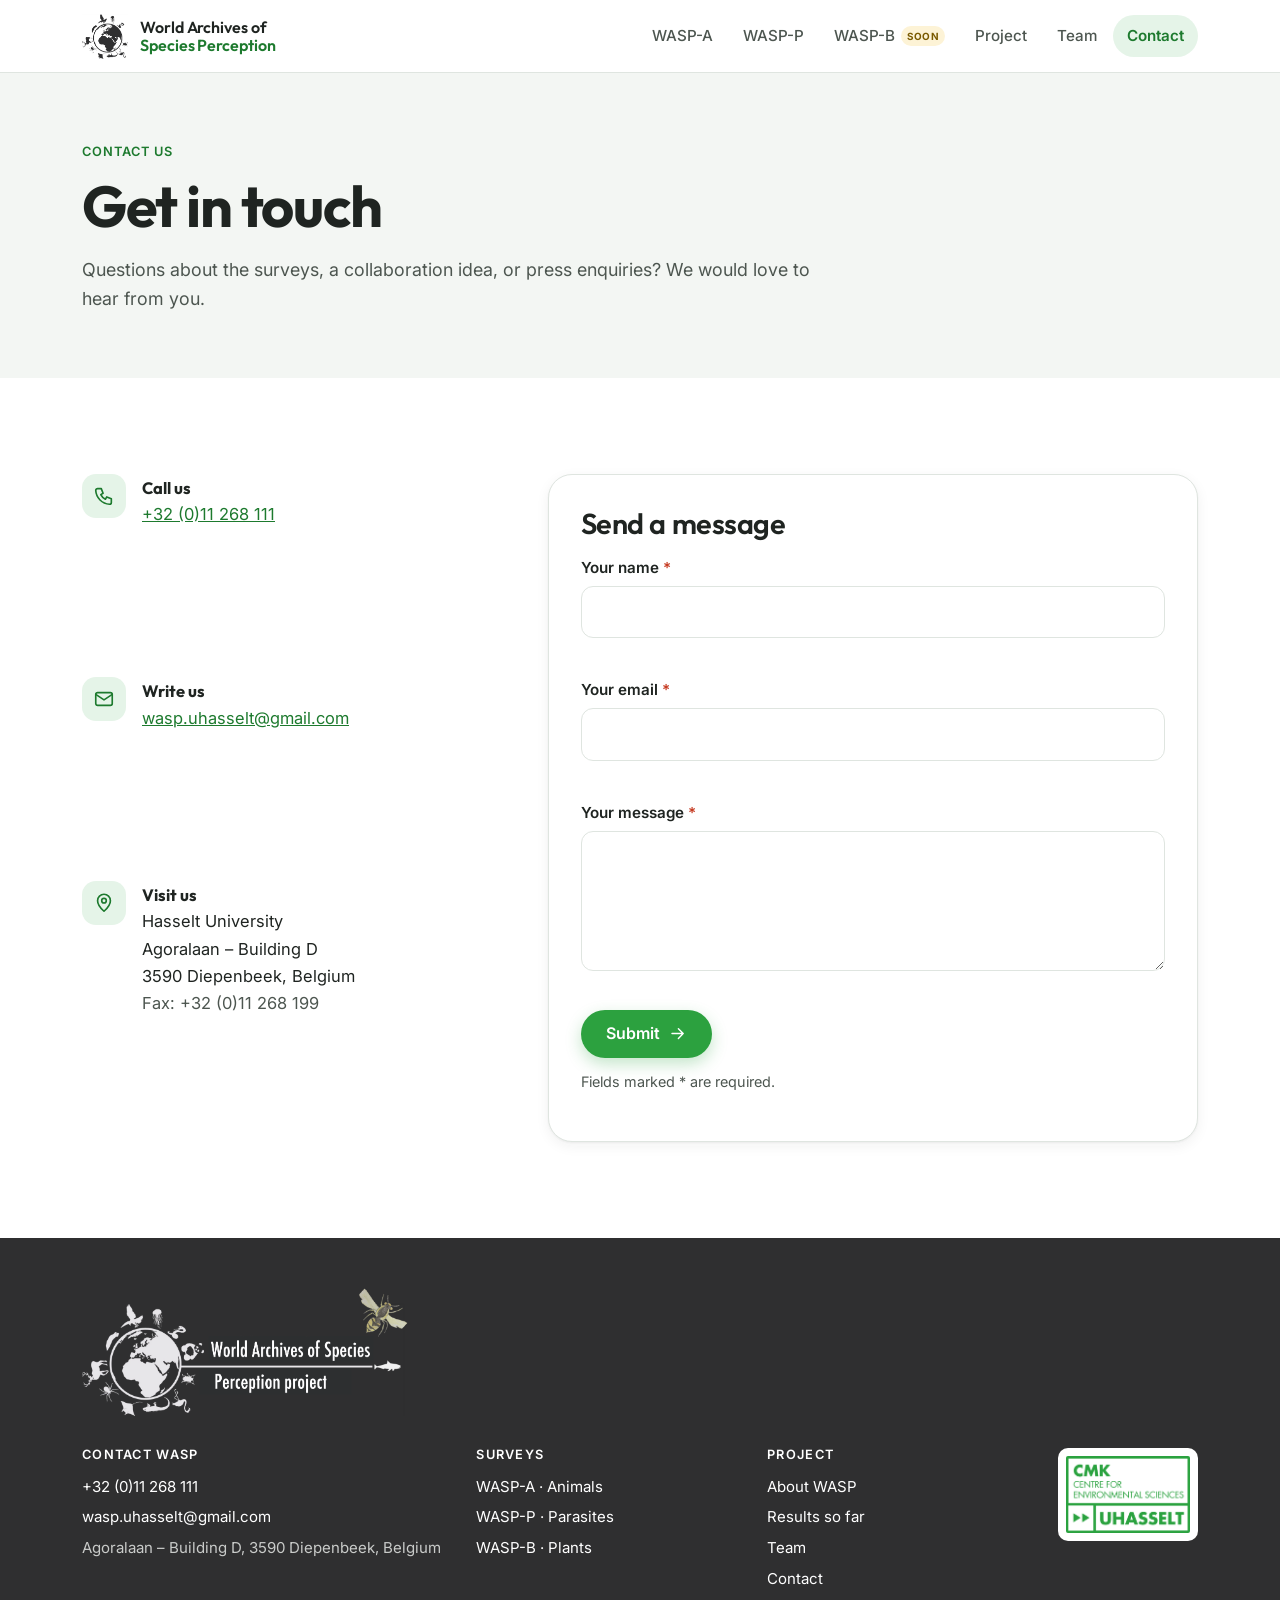
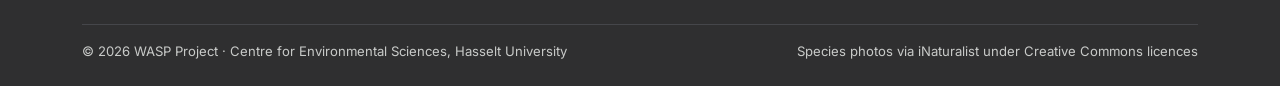
<file: contact.html>
<!doctype html>
<html lang="en">
<head>
  <meta charset="utf-8">
  <meta name="viewport" content="width=device-width, initial-scale=1">
  <title>Contact · WASP</title>
  <meta name="description" content="Contact the WASP project team at Hasselt University.">
  <link rel="preconnect" href="https://fonts.googleapis.com">
  <link rel="preconnect" href="https://fonts.gstatic.com" crossorigin>
  <link href="https://fonts.googleapis.com/css2?family=Inter:wght@400;500;600&family=Outfit:wght@500;600;700&display=swap" rel="stylesheet">
  <link rel="stylesheet" href="assets/css/styles.css">
</head>
<body>
  <a class="skip-link" href="#main">Skip to content</a>

  <header class="site-header">
    <div class="container">
      <a class="brand" href="index.html" aria-label="World Archives of Species Perception, home"><img src="assets/img/wasp-emblem-dark.png" alt="" width="46" height="45"><span class="brand-name" aria-hidden="true"><b>World Archives of</b><b>Species Perception</b></span></a>
      <button class="nav-toggle" aria-expanded="false" aria-controls="site-nav" aria-label="Menu"><svg class="icon" aria-hidden="true"><use href="#i-menu"/></svg></button>
      <nav class="site-nav" id="site-nav" aria-label="Main">
        <ul class="nav-list">
          <li><a href="wasp-a.html">WASP-A</a></li>
          <li><a href="wasp-p.html">WASP-P</a></li>
          <li><a href="wasp-b.html">WASP-B <span class="tag">Soon</span></a></li>
          <li><a href="index.html">Project</a></li>
          <li><a href="team.html">Team</a></li>
          <li><a href="contact.html" aria-current="page">Contact</a></li>
        </ul>
      </nav>
    </div>
  </header>

  <main id="main">
    <section class="page-head tint">
      <div class="container">
        <span class="eyebrow">Contact us</span>
        <h1>Get in touch</h1>
        <p class="lead">Questions about the surveys, a collaboration idea, or press enquiries? We would love to hear from you.</p>
      </div>
    </section>

    <section>
      <div class="container contact-grid">
        <ul class="contact-list">
          <li><svg class="icon" aria-hidden="true"><use href="#i-phone"/></svg><div><strong>Call us</strong><a href="tel:+3211268111">+32 (0)11 268 111</a></div></li>
          <li><svg class="icon" aria-hidden="true"><use href="#i-mail"/></svg><div><strong>Write us</strong><a href="mailto:wasp.uhasselt@gmail.com">wasp.uhasselt@gmail.com</a></div></li>
          <li><svg class="icon" aria-hidden="true"><use href="#i-pin"/></svg><div><strong>Visit us</strong>Hasselt University<br>Agoralaan – Building D<br>3590 Diepenbeek, Belgium<br><span style="color:var(--muted)">Fax: +32 (0)11 268 199</span></div></li>
        </ul>

        <form class="card" id="contact-form" novalidate>
          <h2 style="font-size:1.8rem">Send a message</h2>
          <div class="field">
            <label for="c-name">Your name <span class="req" aria-hidden="true">*</span></label>
            <input id="c-name" name="name" autocomplete="name" required aria-describedby="e-name">
            <span class="err" id="e-name"></span>
          </div>
          <div class="field">
            <label for="c-mail">Your email <span class="req" aria-hidden="true">*</span></label>
            <input id="c-mail" name="email" type="email" autocomplete="email" required aria-describedby="e-mail">
            <span class="err" id="e-mail"></span>
          </div>
          <div class="field">
            <label for="c-msg">Your message <span class="req" aria-hidden="true">*</span></label>
            <textarea id="c-msg" name="message" required aria-describedby="e-msg"></textarea>
            <span class="err" id="e-msg"></span>
          </div>
          <button class="btn btn-primary" type="submit">Submit <svg class="icon" aria-hidden="true"><use href="#i-arrow"/></svg></button>
          <p class="form-note" id="form-status" role="status" style="margin-top:var(--s3)">Fields marked * are required.</p>
        </form>
      </div>
    </section>
  </main>

  <footer class="site-footer">
    <div class="container">
      <img class="footer-logo" src="assets/img/wasp-logo-band.png" alt="World Archives of Species Perception project" width="340" height="130" loading="lazy">
      <div class="cols">
        <div>
          <h2>Contact WASP</h2>
          <ul>
            <li><a href="tel:+3211268111">+32 (0)11 268 111</a></li>
            <li><a href="mailto:wasp.uhasselt@gmail.com">wasp.uhasselt@gmail.com</a></li>
            <li>Agoralaan – Building D, 3590 Diepenbeek, Belgium</li>
          </ul>
        </div>
        <div>
          <h2>Surveys</h2>
          <ul><li><a href="wasp-a.html">WASP-A · Animals</a></li><li><a href="wasp-p.html">WASP-P · Parasites</a></li><li><a href="wasp-b.html">WASP-B · Plants</a></li></ul>
        </div>
        <div>
          <h2>Project</h2>
          <ul><li><a href="index.html">About WASP</a></li><li><a href="results.html">Results so far</a></li><li><a href="team.html">Team</a></li><li><a href="contact.html">Contact</a></li></ul>
        </div>
        <img class="cmk" src="assets/img/cmk-logo.png" alt="CMK Centre for Environmental Sciences, UHasselt" width="150" height="93" loading="lazy">
      </div>
      <div class="legal"><span>© <span data-year>2026</span> WASP Project · Centre for Environmental Sciences, Hasselt University</span><span>Species photos via iNaturalist under Creative Commons licences</span></div>
    </div>
  </footer>

  <script src="assets/js/site.js"></script>
  <script>
    /* Prototype: validates, then opens the visitor's mail app.
       To go live, POST { name, email, message } to the existing endpoint
       https://wasp.orpolyzos.com/contact/email instead. */
    (function () {
      const form = document.getElementById('contact-form');
      const rules = {
        'c-name': (v) => v.trim() ? '' : 'Please enter your name.',
        'c-mail': (v) => /^[^\s@]+@[^\s@]+\.[^\s@]+$/.test(v.trim()) ? '' : 'Please enter a valid email address, e.g. name@example.com.',
        'c-msg': (v) => v.trim().length >= 5 ? '' : 'Please write a short message (at least 5 characters).'
      };
      const errId = { 'c-name': 'e-name', 'c-mail': 'e-mail', 'c-msg': 'e-msg' };
      function check(id) {
        const el = document.getElementById(id);
        const msg = rules[id](el.value);
        el.setAttribute('aria-invalid', msg ? 'true' : 'false');
        document.getElementById(errId[id]).textContent = msg;
        return !msg;
      }
      Object.keys(rules).forEach((id) => document.getElementById(id).addEventListener('blur', () => check(id)));
      form.addEventListener('submit', (e) => {
        e.preventDefault();
        const bad = Object.keys(rules).filter((id) => !check(id));
        if (bad.length) { document.getElementById(bad[0]).focus(); return; }
        const val = (id) => document.getElementById(id).value.trim();
        const name = val('c-name');
        const body = `${val('c-msg')}\n\n— ${name} (${val('c-mail')})`;
        window.location.href = `mailto:wasp.uhasselt@gmail.com?subject=${encodeURIComponent('WASP website message from ' + name)}&body=${encodeURIComponent(body)}`;
        document.getElementById('form-status').textContent = 'Your mail app should open with your message ready to send.';
      });
    })();
  </script>
</body>
</html>
</file>
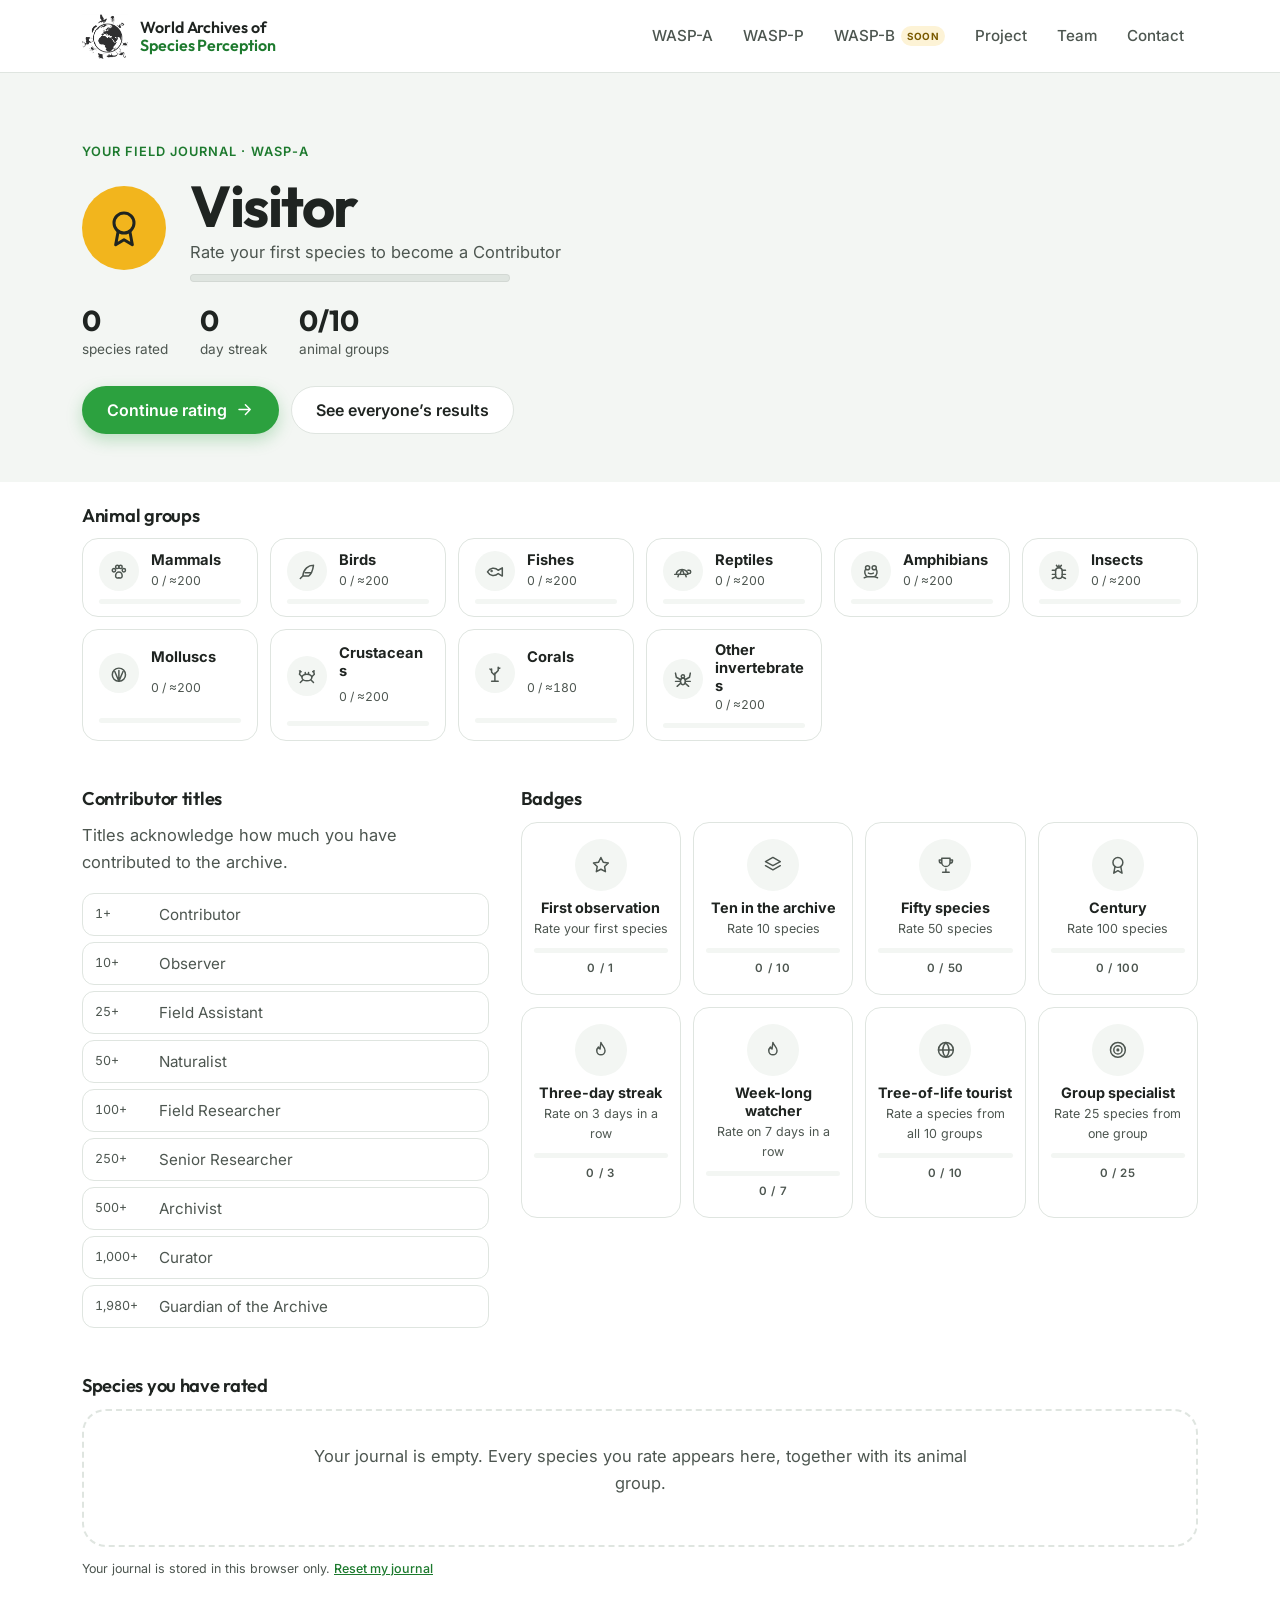
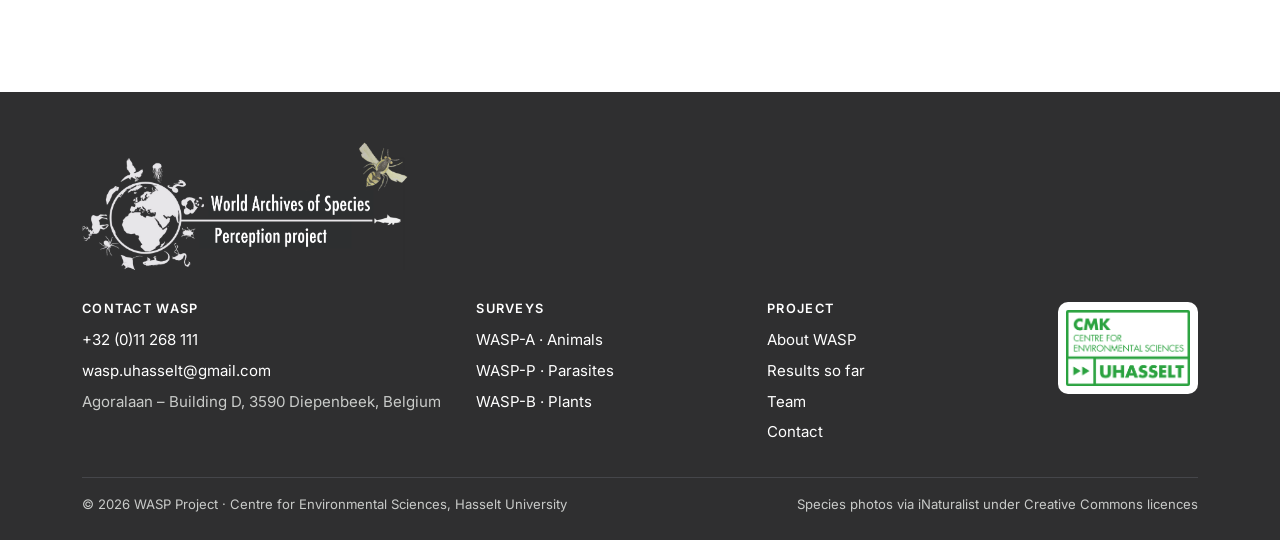
<file: journal.html>
<!doctype html>
<html lang="en">
<head>
  <meta charset="utf-8">
  <meta name="viewport" content="width=device-width, initial-scale=1">
  <title>My Field Journal · WASP</title>
  <meta name="description" content="Your WASP-A contributor title, badges and the species you have rated.">
  <link rel="preconnect" href="https://fonts.googleapis.com">
  <link rel="preconnect" href="https://fonts.gstatic.com" crossorigin>
  <link href="https://fonts.googleapis.com/css2?family=Inter:wght@400;500;600&family=Outfit:wght@500;600;700&display=swap" rel="stylesheet">
  <link rel="stylesheet" href="assets/css/styles.css">
  <link rel="stylesheet" href="assets/css/survey.css">
</head>
<body>
  <a class="skip-link" href="#main">Skip to content</a>
  <header class="site-header">
    <div class="container">
      <a class="brand" href="index.html" aria-label="World Archives of Species Perception, home"><img src="assets/img/wasp-emblem-dark.png" alt="" width="46" height="45"><span class="brand-name" aria-hidden="true"><b>World Archives of</b><b>Species Perception</b></span></a>
      <button class="nav-toggle" aria-expanded="false" aria-controls="site-nav" aria-label="Menu"><svg class="icon" aria-hidden="true"><use href="#i-menu"/></svg></button>
      <nav class="site-nav" id="site-nav" aria-label="Main">
        <ul class="nav-list">
          <li><a href="wasp-a.html">WASP-A</a></li>
          <li><a href="wasp-p.html">WASP-P</a></li>
          <li><a href="wasp-b.html">WASP-B <span class="tag">Soon</span></a></li>
          <li><a href="index.html">Project</a></li>
          <li><a href="team.html">Team</a></li>
          <li><a href="contact.html">Contact</a></li>
        </ul>
      </nav>
    </div>
  </header>

  <main id="main">
    <section class="page-head tint">
      <div class="container">
        <span class="eyebrow">Your field journal · WASP-A</span>
        <div class="journal-hero">
          <span class="big-medal" aria-hidden="true"><svg class="icon"><use href="#i-award"/></svg></span>
          <div>
            <h1 id="j-title">Visitor</h1>
            <div class="muted" id="j-next">Rate your first species to become a Contributor</div>
            <div class="bar" role="progressbar" aria-label="Progress to next title" aria-valuemin="0" aria-valuemax="100" aria-valuenow="0"><i id="j-bar" style="width:0"></i></div>
          </div>
        </div>
        <div class="journal-stats">
          <div><b id="j-rated">0</b><span>species rated</span></div>
          <div><b id="j-streak">0</b><span>day streak</span></div>
          <div><b id="j-groups">0/10</b><span>animal groups</span></div>
        </div>
        <div style="display:flex;flex-wrap:wrap;gap:var(--s3);margin-top:var(--s5)">
          <a class="btn btn-primary" href="wasp-a.html">Continue rating <svg class="icon" aria-hidden="true"><use href="#i-arrow"/></svg></a>
          <a class="btn btn-ghost" href="results.html">See everyone’s results</a>
        </div>
      </div>
    </section>

    <section style="padding-top:var(--s5)">
      <div class="container">
        <h2 class="sub-h" style="margin-top:0">Animal groups</h2>
        <ul class="group-collection" id="group-collection"></ul>

        <div class="journal-split">
          <div>
            <h2 class="sub-h">Contributor titles</h2>
            <p class="muted">Titles acknowledge how much you have contributed to the archive.</p>
            <ol class="titles" id="titles"></ol>
          </div>
          <div>
            <h2 class="sub-h">Badges</h2>
            <ul class="badges" id="badges"></ul>
          </div>
        </div>

        <h2 class="sub-h">Species you have rated</h2>
        <div class="empty-state" id="collection-empty"><p>Your journal is empty. Every species you rate appears here, together with its animal group.</p></div>
        <ul class="collection" id="collection" hidden></ul>
        <p class="proto-note">Your journal is stored in this browser only. <button class="about-link" type="button" id="btn-reset" style="min-height:0;padding:0;text-decoration:underline">Reset my journal</button></p>
      </div>
    </section>
  </main>

  <footer class="site-footer">
    <div class="container">
      <img class="footer-logo" src="assets/img/wasp-logo-band.png" alt="World Archives of Species Perception project" width="340" height="130" loading="lazy">
      <div class="cols">
        <div>
          <h2>Contact WASP</h2>
          <ul>
            <li><a href="tel:+3211268111">+32 (0)11 268 111</a></li>
            <li><a href="mailto:wasp.uhasselt@gmail.com">wasp.uhasselt@gmail.com</a></li>
            <li>Agoralaan – Building D, 3590 Diepenbeek, Belgium</li>
          </ul>
        </div>
        <div>
          <h2>Surveys</h2>
          <ul><li><a href="wasp-a.html">WASP-A · Animals</a></li><li><a href="wasp-p.html">WASP-P · Parasites</a></li><li><a href="wasp-b.html">WASP-B · Plants</a></li></ul>
        </div>
        <div>
          <h2>Project</h2>
          <ul><li><a href="index.html">About WASP</a></li><li><a href="results.html">Results so far</a></li><li><a href="team.html">Team</a></li><li><a href="contact.html">Contact</a></li></ul>
        </div>
        <img class="cmk" src="assets/img/cmk-logo.png" alt="CMK Centre for Environmental Sciences, UHasselt" width="150" height="93" loading="lazy">
      </div>
      <div class="legal"><span>© <span data-year>2026</span> WASP Project · Centre for Environmental Sciences, Hasselt University</span><span>Species photos via iNaturalist under Creative Commons licences</span></div>
    </div>
  </footer>

  <script src="assets/js/site.js"></script>
  <script src="assets/js/species-data.js"></script>
  <script src="assets/js/progress.js"></script>
  <script>
    (function () {
      const { progress, util, GROUPS, GROUP_SIZE, icon } = WASP;
      const { esc, fmt } = util;
      const $ = (s) => document.querySelector(s);
      function render() {
        const st = progress.state;
        const n = st.rated.length;
        const t = progress.titleFor(n);
        $('#j-title').textContent = t.cur.name;
        $('#j-next').textContent = t.next ? (n ? `${fmt(t.next.min - n)} more species to become ${t.next.name}` : 'Rate your first species to become a Contributor') : 'Every species in WASP-A rated. Thank you!';
        $('#j-bar').style.width = `${t.pct}%`;
        $('#j-bar').parentElement.setAttribute('aria-valuenow', t.pct);
        const counts = progress.perGroup();
        $('#j-rated').textContent = fmt(n);
        $('#j-streak').textContent = progress.streak();
        $('#j-groups').textContent = `${Object.keys(counts).length}/10`;

        $('#group-collection').innerHTML = GROUPS.map((g) => {
          const c = counts[g.id] || 0; const size = g.id === 'corals' ? 180 : GROUP_SIZE;
          return `<li class="${c ? 'found' : ''}"><span class="g-icon">${icon(g.icon)}</span><strong>${esc(g.name)}</strong><span class="g-count mono">${c} / ≈${size}</span>
            <span class="meter" role="progressbar" aria-label="${esc(g.name)} rated" aria-valuemin="0" aria-valuemax="${size}" aria-valuenow="${c}"><i style="width:${Math.min(100, (c / size) * 100)}%"></i></span></li>`;
        }).join('');

        $('#titles').innerHTML = progress.TITLES.slice(1).map((x) => `<li class="${n >= x.min ? 'earned' : ''}"><span class="mono">${fmt(x.min)}+</span>${esc(x.name)}${n >= x.min ? icon('check') : ''}</li>`).join('');

        const got = progress.earned();
        $('#badges').innerHTML = progress.BADGES.map((b) => {
          const v = Math.min(b.val(), b.goal); const has = got.has(b.id);
          return `<li class="badge ${has ? 'earned' : ''}"><div class="medal">${icon(b.icon)}</div><strong>${esc(b.name)}</strong><span>${esc(b.desc)}</span>
            ${has ? '<div class="state">Earned</div>' : `<div class="meter"><i style="width:${(v / b.goal) * 100}%"></i></div><div class="state">${v} / ${b.goal}</div>`}</li>`;
        }).join('');

        const items = [...st.rated].reverse();
        $('#collection-empty').hidden = items.length > 0;
        $('#collection').hidden = !items.length;
        $('#collection').innerHTML = items.slice(0, 120).map((r) => `<li><img src="${r.src}" alt="${esc(r.name)}" loading="lazy" width="140" height="140"><div class="cname">${esc(r.name)}</div><div class="cmeta"><span class="group">${esc(progress.groupById[r.group]?.name || 'Animal')}</span><span>${esc(r.date)}</span></div></li>`).join('');
      }
      $('#btn-reset').addEventListener('click', () => {
        if (!confirm('Reset your journal, titles and badges on this device? Ratings you have already submitted are not affected.')) return;
        progress.reset(); render();
      });
      render();
    })();
  </script>
</body>
</html>
</file>
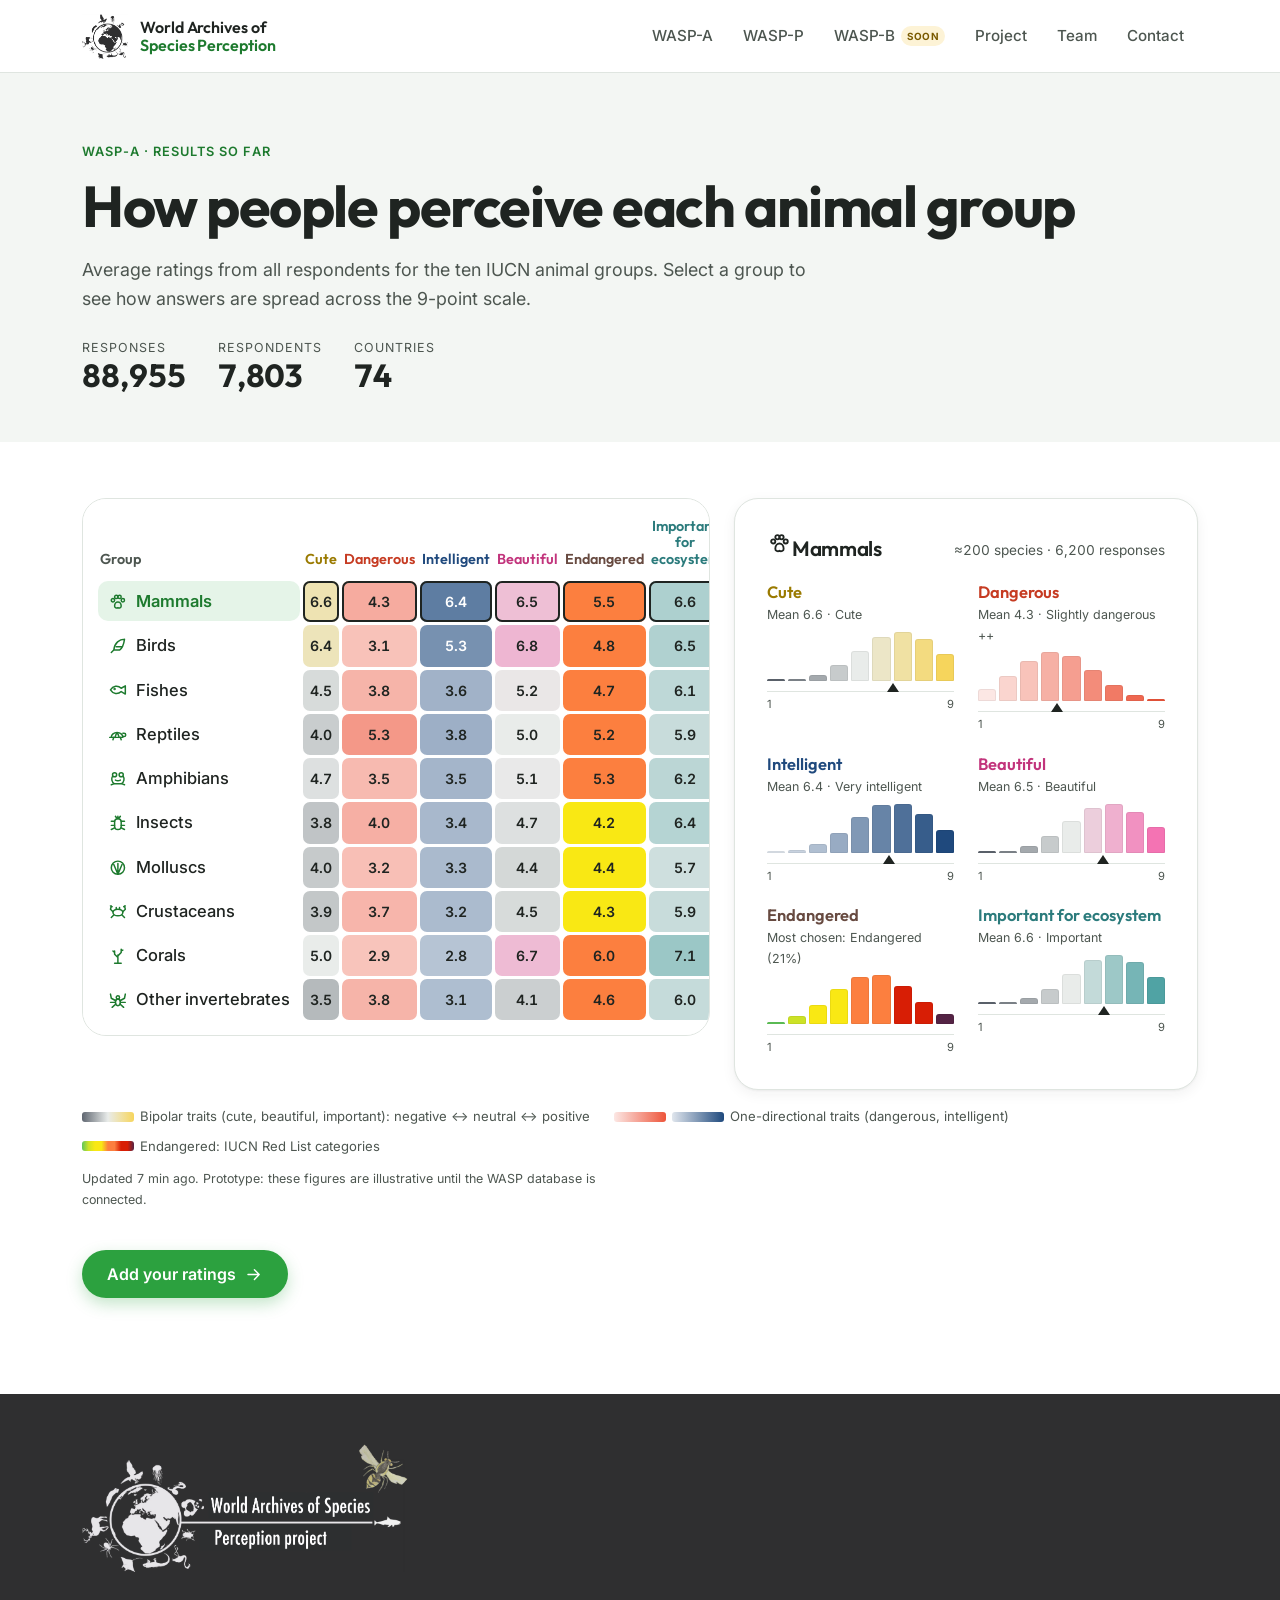
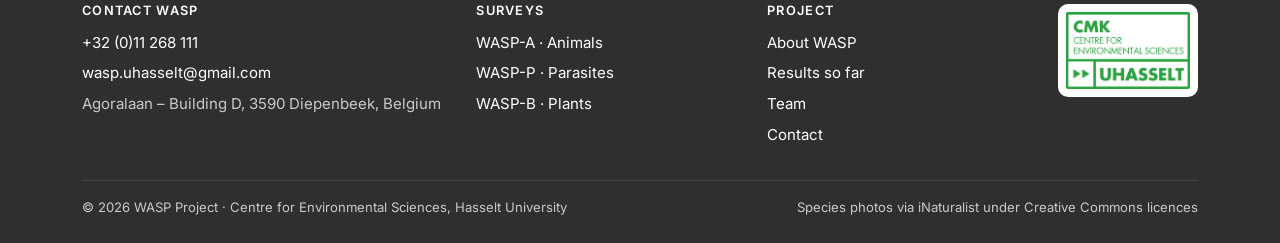
<file: results.html>
<!doctype html>
<html lang="en">
<head>
  <meta charset="utf-8">
  <meta name="viewport" content="width=device-width, initial-scale=1">
  <title>Results So Far · WASP</title>
  <meta name="description" content="How respondents perceive the ten animal groups of WASP-A.">
  <link rel="preconnect" href="https://fonts.googleapis.com">
  <link rel="preconnect" href="https://fonts.gstatic.com" crossorigin>
  <link href="https://fonts.googleapis.com/css2?family=Inter:wght@400;500;600&family=Outfit:wght@500;600;700&display=swap" rel="stylesheet">
  <link rel="stylesheet" href="assets/css/styles.css">
  <link rel="stylesheet" href="assets/css/survey.css">
</head>
<body>
  <a class="skip-link" href="#main">Skip to content</a>
  <header class="site-header">
    <div class="container">
      <a class="brand" href="index.html" aria-label="World Archives of Species Perception, home"><img src="assets/img/wasp-emblem-dark.png" alt="" width="46" height="45"><span class="brand-name" aria-hidden="true"><b>World Archives of</b><b>Species Perception</b></span></a>
      <button class="nav-toggle" aria-expanded="false" aria-controls="site-nav" aria-label="Menu"><svg class="icon" aria-hidden="true"><use href="#i-menu"/></svg></button>
      <nav class="site-nav" id="site-nav" aria-label="Main">
        <ul class="nav-list">
          <li><a href="wasp-a.html">WASP-A</a></li>
          <li><a href="wasp-p.html">WASP-P</a></li>
          <li><a href="wasp-b.html">WASP-B <span class="tag">Soon</span></a></li>
          <li><a href="index.html">Project</a></li>
          <li><a href="team.html">Team</a></li>
          <li><a href="contact.html">Contact</a></li>
        </ul>
      </nav>
    </div>
  </header>

  <main id="main">
    <section class="page-head tint">
      <div class="container">
        <span class="eyebrow">WASP-A · Results so far</span>
        <h1>How people perceive each animal group</h1>
        <p class="lead">Average ratings from all respondents for the ten IUCN animal groups. Select a group to see how answers are spread across the 9-point scale.</p>
        <dl class="totals">
          <div><dt>Responses</dt><dd id="tot-responses">—</dd></div>
          <div><dt>Respondents</dt><dd id="tot-respondents">—</dd></div>
          <div><dt>Countries</dt><dd id="tot-countries">—</dd></div>
        </dl>
      </div>
    </section>

    <section style="padding-top:var(--s5)">
      <div class="container">
        <div class="explore-grid">
          <div class="heatmap-wrap" id="heatmap-wrap"><div class="loading-block"></div></div>
          <div class="card">
            <div class="detail-head"><h2 class="h3" id="detail-title" style="font-size:1.3rem;margin:0">—</h2><span id="detail-meta" class="mono"></span></div>
            <ul class="hists" id="detail-hists"></ul>
          </div>
        </div>
        <div class="scale-key" id="scale-key"></div>
        <p class="proto-note" id="stats-updated"></p>
        <a class="btn btn-primary" href="wasp-a.html" style="margin-top:var(--s5)">Add your ratings <svg class="icon" aria-hidden="true"><use href="#i-arrow"/></svg></a>
      </div>
    </section>
  </main>

  <footer class="site-footer">
    <div class="container">
      <img class="footer-logo" src="assets/img/wasp-logo-band.png" alt="World Archives of Species Perception project" width="340" height="130" loading="lazy">
      <div class="cols">
        <div>
          <h2>Contact WASP</h2>
          <ul>
            <li><a href="tel:+3211268111">+32 (0)11 268 111</a></li>
            <li><a href="mailto:wasp.uhasselt@gmail.com">wasp.uhasselt@gmail.com</a></li>
            <li>Agoralaan – Building D, 3590 Diepenbeek, Belgium</li>
          </ul>
        </div>
        <div>
          <h2>Surveys</h2>
          <ul><li><a href="wasp-a.html">WASP-A · Animals</a></li><li><a href="wasp-p.html">WASP-P · Parasites</a></li><li><a href="wasp-b.html">WASP-B · Plants</a></li></ul>
        </div>
        <div>
          <h2>Project</h2>
          <ul><li><a href="index.html">About WASP</a></li><li><a href="results.html">Results so far</a></li><li><a href="team.html">Team</a></li><li><a href="contact.html">Contact</a></li></ul>
        </div>
        <img class="cmk" src="assets/img/cmk-logo.png" alt="CMK Centre for Environmental Sciences, UHasselt" width="150" height="93" loading="lazy">
      </div>
      <div class="legal"><span>© <span data-year>2026</span> WASP Project · Centre for Environmental Sciences, Hasselt University</span><span>Species photos via iNaturalist under Creative Commons licences</span></div>
    </div>
  </footer>

  <script src="assets/js/site.js"></script>
  <script src="assets/js/species-data.js"></script>
  <script src="assets/js/api.js"></script>
  <script src="assets/js/progress.js"></script>
  <script>
    (function () {
      const { QUESTION_TYPES, SCALE_LABELS, GROUPS, api, util, icon } = WASP;
      const { esc, fmt, ago, ink, paletteFor, colorAt } = util;
      const byId = Object.fromEntries(GROUPS.map((g) => [g.id, g]));
      const $ = (s) => document.querySelector(s);
      let stats = null; let active = 'mammals';

      function hist(q, s) {
        const pal = paletteFor(q); const max = Math.max(...s.hist); const total = s.hist.reduce((a, b) => a + b, 0);
        const mode = s.hist.indexOf(max);
        const head = q.type === 'categorical' ? `Most chosen: ${SCALE_LABELS[q.id][mode]} (${Math.round((max / total) * 100)}%)` : `Mean ${s.mean.toFixed(1)} · ${SCALE_LABELS[q.id][Math.round(s.mean) - 1]}`;
        const bars = s.hist.map((c, i) => `<span class="bar" style="--h:${Math.max(4, (c / max) * 100)}%;--fill:${pal[i]}" title="${esc(SCALE_LABELS[q.id][i])}: ${Math.round((c / total) * 100)}%"></span>`).join('');
        const mark = q.type === 'categorical' ? '' : `<span class="mean-mark" style="left:${((s.mean - 0.5) / 9) * 100}%"></span>`;
        return `<li style="--c:${q.ink}"><div class="hist-head"><strong>${esc(q.text)}</strong><span>${esc(head)}</span></div><div class="bars" role="img" aria-label="${esc(q.text)}: ${esc(head)}">${bars}${mark}</div><div class="hist-axis"><span>1</span><span>9</span></div></li>`;
      }
      function detail() {
        const gs = stats.groups.find((x) => x.id === active); const g = byId[active];
        $('#detail-title').innerHTML = `${icon(g.icon)}${esc(g.name)}`;
        $('#detail-meta').textContent = `≈${gs.species} species · ${fmt(gs.responses)} responses`;
        $('#detail-hists').innerHTML = QUESTION_TYPES.map((q) => hist(q, gs.questions[q.id])).join('');
        document.querySelectorAll('#heatmap tbody tr').forEach((tr) => {
          const b = tr.querySelector('[data-group]'); const on = b.dataset.group === active;
          tr.classList.toggle('active', on); b.setAttribute('aria-pressed', String(on));
        });
      }
      api.groupStats().then((s) => {
        stats = s;
        $('#tot-responses').textContent = fmt(s.totals.responses);
        $('#tot-respondents').textContent = fmt(s.totals.respondents);
        $('#tot-countries').textContent = fmt(s.totals.countries);
        $('#stats-updated').textContent = `Updated ${ago(s.updatedAt)}.${s.illustrative ? ' Prototype: these figures are illustrative until the WASP database is connected.' : ''}`;
        $('#heatmap-wrap').innerHTML = `<table class="heatmap" id="heatmap">
          <caption class="sr-only">Average rating per animal group and trait, from 1 to 9</caption>
          <thead><tr><th scope="col">Group</th>${QUESTION_TYPES.map((q) => `<th scope="col" style="--c:${q.ink}">${esc(q.text)}</th>`).join('')}</tr></thead>
          <tbody>${s.groups.map((gs) => { const g = byId[gs.id];
            return `<tr><th scope="row"><button type="button" data-group="${gs.id}">${icon(g.icon)}${esc(g.name)}</button></th>${QUESTION_TYPES.map((q) => {
              const m = gs.questions[q.id].mean; const c = colorAt(q, m);
              return `<td style="background:${c};color:${ink(c)}" title="${esc(g.name)} · ${esc(q.text)}: ${m.toFixed(1)}">${m.toFixed(1)}</td>`; }).join('')}</tr>`; }).join('')}</tbody></table>`;
        $('#heatmap').addEventListener('click', (e) => { const b = e.target.closest('[data-group]'); if (b) { active = b.dataset.group; detail(); } });
        const sw = (q) => `<b class="sw" style="background:linear-gradient(90deg,${paletteFor(q).join(',')})"></b>`;
        $('#scale-key').innerHTML = `<span>${sw(QUESTION_TYPES[0])}Bipolar traits (cute, beautiful, important): negative ↔ neutral ↔ positive</span><span>${sw(QUESTION_TYPES[1])}${sw(QUESTION_TYPES[2])}One-directional traits (dangerous, intelligent)</span><span>${sw(QUESTION_TYPES[4])}Endangered: IUCN Red List categories</span>`;
        detail();
      }).catch(() => { $('#heatmap-wrap').innerHTML = '<p class="muted" style="padding:var(--s4)">Results are temporarily unavailable. Please try again later.</p>'; });
    })();
  </script>
</body>
</html>
</file>
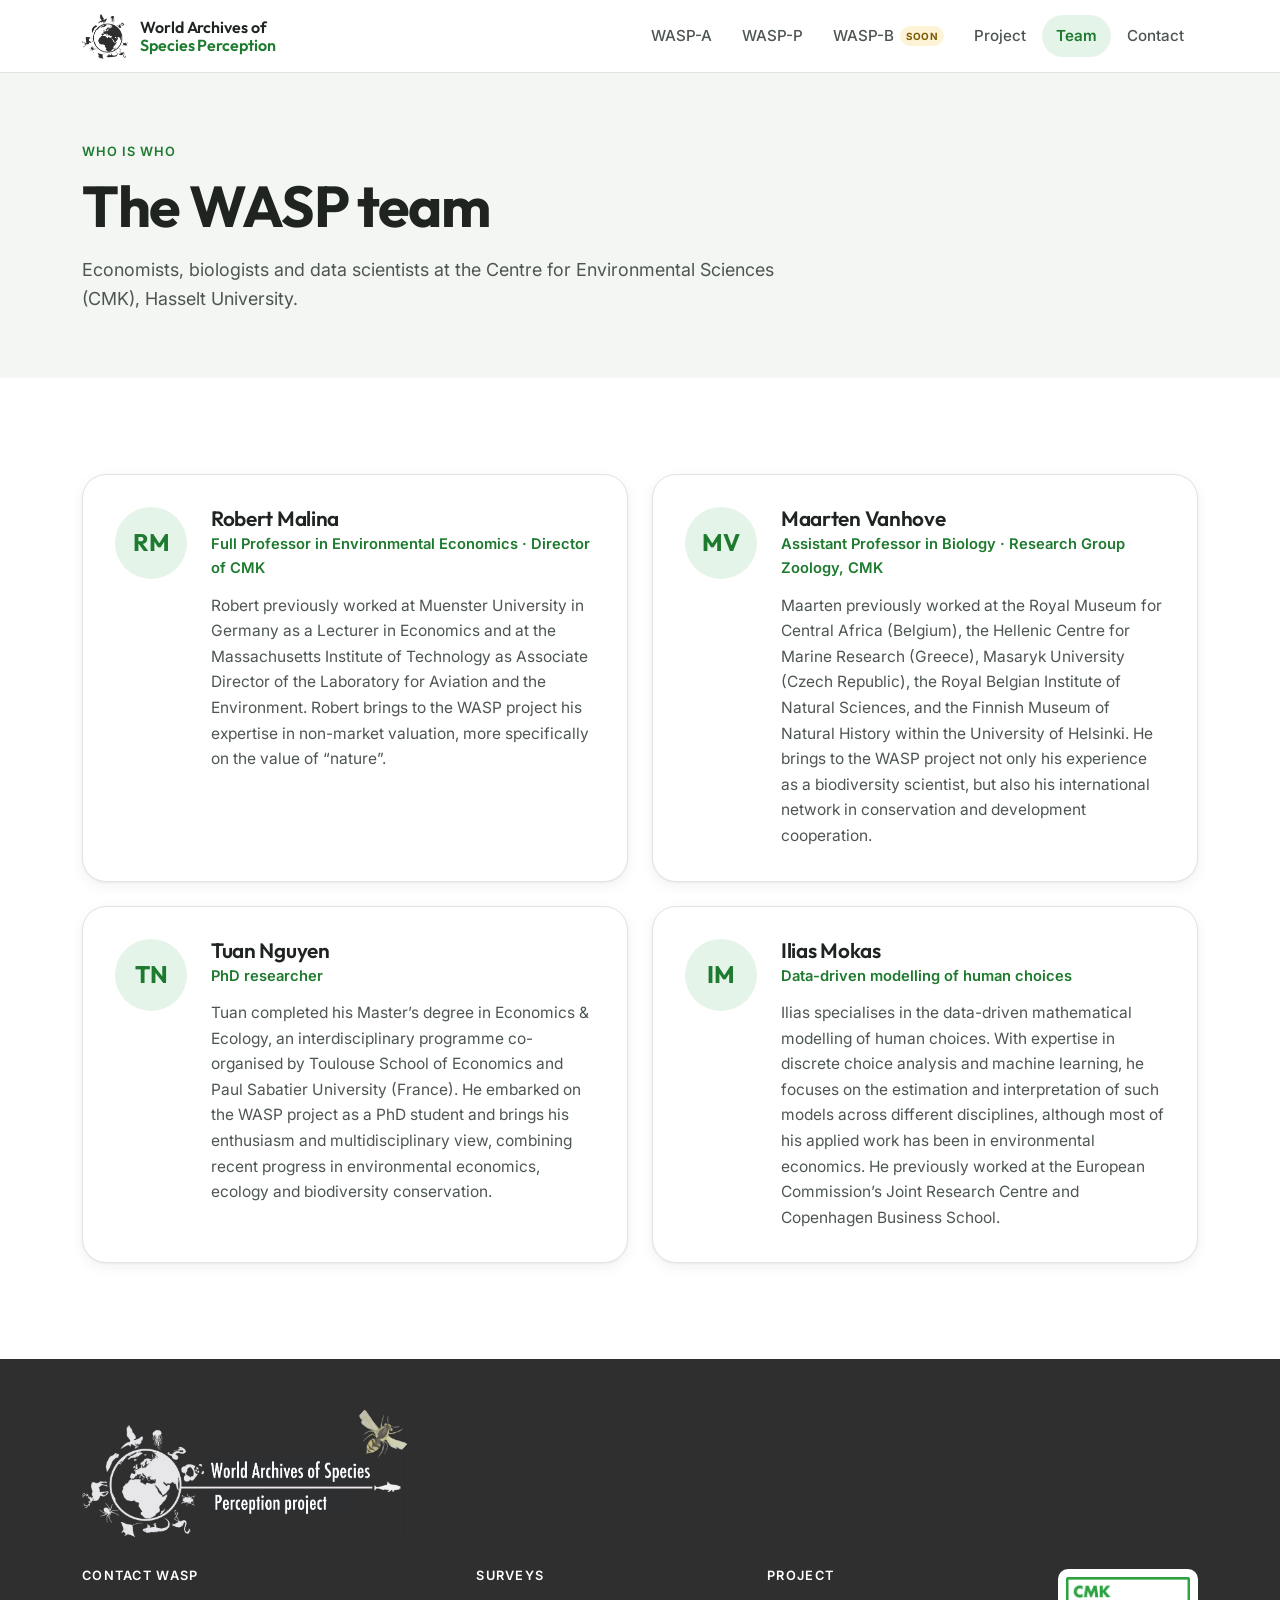
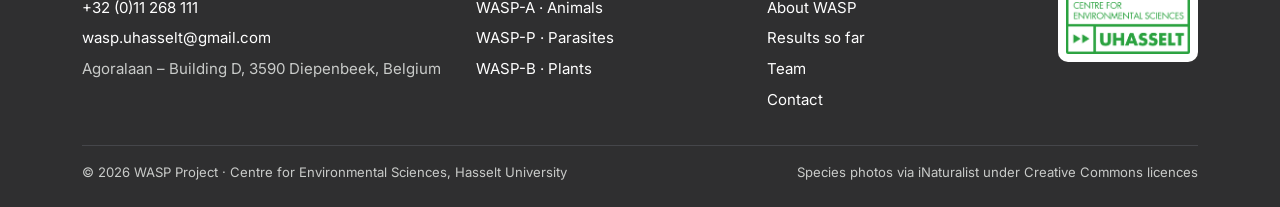
<file: team.html>
<!doctype html>
<html lang="en">
<head>
  <meta charset="utf-8">
  <meta name="viewport" content="width=device-width, initial-scale=1">
  <title>Team · WASP</title>
  <meta name="description" content="Meet the researchers behind the World Archives of Species Perception at Hasselt University.">
  <link rel="preconnect" href="https://fonts.googleapis.com">
  <link rel="preconnect" href="https://fonts.gstatic.com" crossorigin>
  <link href="https://fonts.googleapis.com/css2?family=Inter:wght@400;500;600&family=Outfit:wght@500;600;700&display=swap" rel="stylesheet">
  <link rel="stylesheet" href="assets/css/styles.css">
</head>
<body>
  <a class="skip-link" href="#main">Skip to content</a>

  <header class="site-header">
    <div class="container">
      <a class="brand" href="index.html" aria-label="World Archives of Species Perception, home"><img src="assets/img/wasp-emblem-dark.png" alt="" width="46" height="45"><span class="brand-name" aria-hidden="true"><b>World Archives of</b><b>Species Perception</b></span></a>
      <button class="nav-toggle" aria-expanded="false" aria-controls="site-nav" aria-label="Menu"><svg class="icon" aria-hidden="true"><use href="#i-menu"/></svg></button>
      <nav class="site-nav" id="site-nav" aria-label="Main">
        <ul class="nav-list">
          <li><a href="wasp-a.html">WASP-A</a></li>
          <li><a href="wasp-p.html">WASP-P</a></li>
          <li><a href="wasp-b.html">WASP-B <span class="tag">Soon</span></a></li>
          <li><a href="index.html">Project</a></li>
          <li><a href="team.html" aria-current="page">Team</a></li>
          <li><a href="contact.html">Contact</a></li>
        </ul>
      </nav>
    </div>
  </header>

  <main id="main">
    <section class="page-head tint">
      <div class="container">
        <span class="eyebrow">Who is who</span>
        <h1>The WASP team</h1>
        <p class="lead">Economists, biologists and data scientists at the Centre for Environmental Sciences (CMK), Hasselt University.</p>
      </div>
    </section>

    <section>
      <div class="container team-grid">
        <article class="card person">
          <div class="avatar" aria-hidden="true">RM</div>
          <div>
            <h3>Robert Malina</h3>
            <div class="role">Full Professor in Environmental Economics · Director of CMK</div>
            <p>Robert previously worked at Muenster University in Germany as a Lecturer in Economics and at the Massachusetts Institute of Technology as Associate Director of the Laboratory for Aviation and the Environment. Robert brings to the WASP project his expertise in non-market valuation, more specifically on the value of “nature”.</p>
          </div>
        </article>
        <article class="card person">
          <div class="avatar" aria-hidden="true">MV</div>
          <div>
            <h3>Maarten Vanhove</h3>
            <div class="role">Assistant Professor in Biology · Research Group Zoology, CMK</div>
            <p>Maarten previously worked at the Royal Museum for Central Africa (Belgium), the Hellenic Centre for Marine Research (Greece), Masaryk University (Czech Republic), the Royal Belgian Institute of Natural Sciences, and the Finnish Museum of Natural History within the University of Helsinki. He brings to the WASP project not only his experience as a biodiversity scientist, but also his international network in conservation and development cooperation.</p>
          </div>
        </article>
        <article class="card person">
          <div class="avatar" aria-hidden="true">TN</div>
          <div>
            <h3>Tuan Nguyen</h3>
            <div class="role">PhD researcher</div>
            <p>Tuan completed his Master’s degree in Economics &amp; Ecology, an interdisciplinary programme co-organised by Toulouse School of Economics and Paul Sabatier University (France). He embarked on the WASP project as a PhD student and brings his enthusiasm and multidisciplinary view, combining recent progress in environmental economics, ecology and biodiversity conservation.</p>
          </div>
        </article>
        <article class="card person">
          <div class="avatar" aria-hidden="true">IM</div>
          <div>
            <h3>Ilias Mokas</h3>
            <div class="role">Data-driven modelling of human choices</div>
            <p>Ilias specialises in the data-driven mathematical modelling of human choices. With expertise in discrete choice analysis and machine learning, he focuses on the estimation and interpretation of such models across different disciplines, although most of his applied work has been in environmental economics. He previously worked at the European Commission’s Joint Research Centre and Copenhagen Business School.</p>
          </div>
        </article>
      </div>
    </section>
  </main>

  <footer class="site-footer">
    <div class="container">
      <img class="footer-logo" src="assets/img/wasp-logo-band.png" alt="World Archives of Species Perception project" width="340" height="130" loading="lazy">
      <div class="cols">
        <div>
          <h2>Contact WASP</h2>
          <ul>
            <li><a href="tel:+3211268111">+32 (0)11 268 111</a></li>
            <li><a href="mailto:wasp.uhasselt@gmail.com">wasp.uhasselt@gmail.com</a></li>
            <li>Agoralaan – Building D, 3590 Diepenbeek, Belgium</li>
          </ul>
        </div>
        <div>
          <h2>Surveys</h2>
          <ul><li><a href="wasp-a.html">WASP-A · Animals</a></li><li><a href="wasp-p.html">WASP-P · Parasites</a></li><li><a href="wasp-b.html">WASP-B · Plants</a></li></ul>
        </div>
        <div>
          <h2>Project</h2>
          <ul><li><a href="index.html">About WASP</a></li><li><a href="results.html">Results so far</a></li><li><a href="team.html">Team</a></li><li><a href="contact.html">Contact</a></li></ul>
        </div>
        <img class="cmk" src="assets/img/cmk-logo.png" alt="CMK Centre for Environmental Sciences, UHasselt" width="150" height="93" loading="lazy">
      </div>
      <div class="legal"><span>© <span data-year>2026</span> WASP Project · Centre for Environmental Sciences, Hasselt University</span><span>Species photos via iNaturalist under Creative Commons licences</span></div>
    </div>
  </footer>

  <script src="assets/js/site.js"></script>
</body>
</html>
</file>
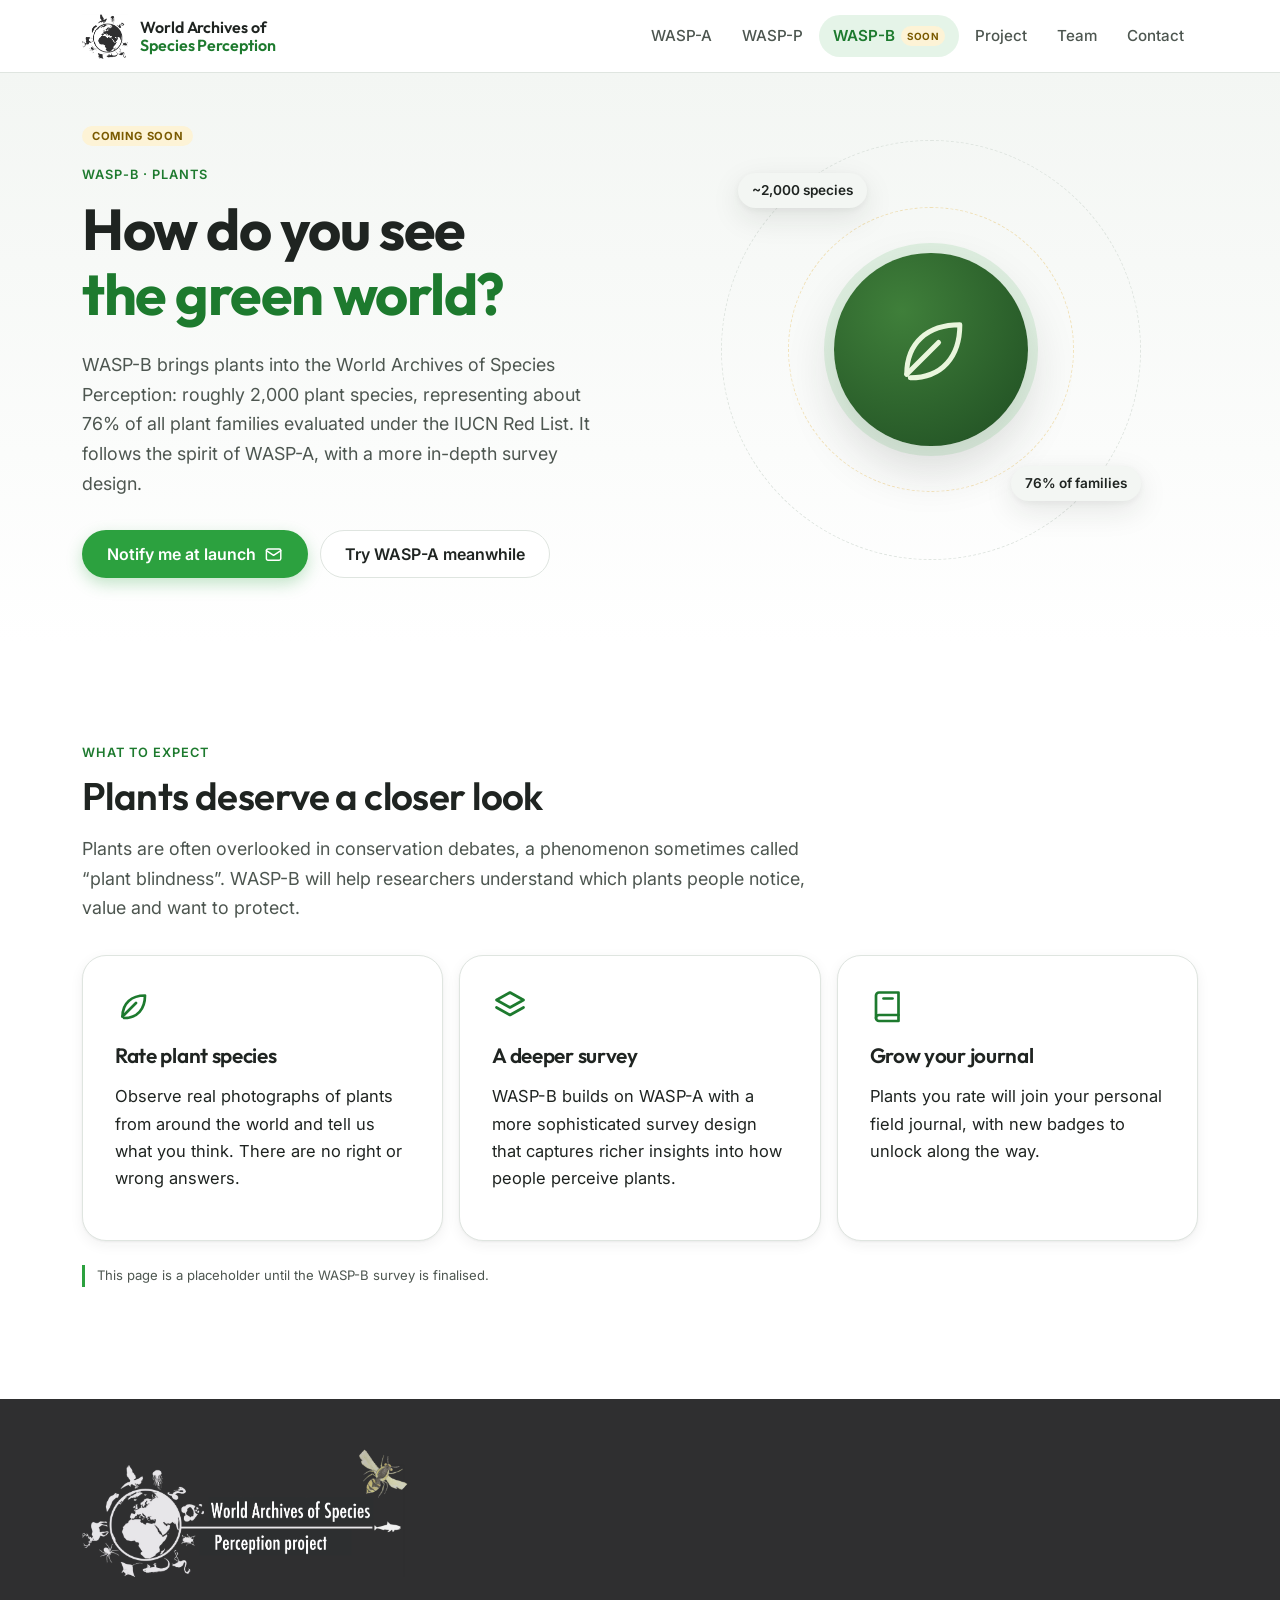
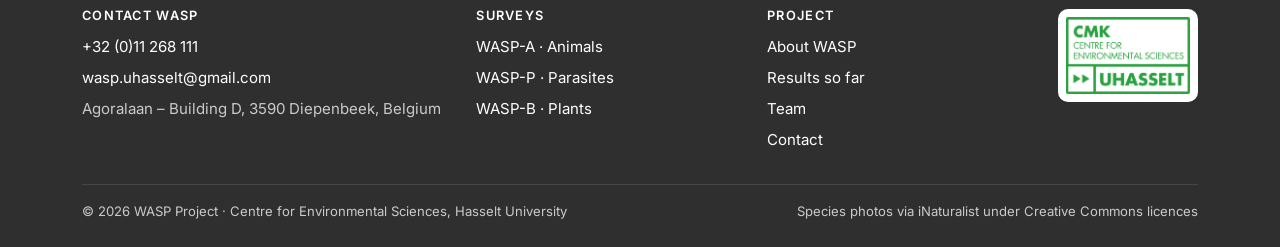
<file: wasp-b.html>
<!doctype html>
<html lang="en">
<head>
  <meta charset="utf-8">
  <meta name="viewport" content="width=device-width, initial-scale=1">
  <title>WASP-B Plants · WASP</title>
  <meta name="description" content="WASP-B: the upcoming World Archives of Species Perception survey for plants.">
  <link rel="preconnect" href="https://fonts.googleapis.com">
  <link rel="preconnect" href="https://fonts.gstatic.com" crossorigin>
  <link href="https://fonts.googleapis.com/css2?family=Inter:wght@400;500;600&family=Outfit:wght@500;600;700&display=swap" rel="stylesheet">
  <link rel="stylesheet" href="assets/css/styles.css">
  <style>
    .leaf-hero { position: relative; display: grid; place-items: center; aspect-ratio: 1; max-width: 420px; margin-inline: auto; width: 100%; }
    .leaf-hero .orbit { position: absolute; inset: 0; border: 1.5px dashed var(--charcoal-3); border-radius: 50%; }
    .leaf-hero .orbit.o2 { inset: 16%; border-color: rgba(227,179,65,.35); }
    .leaf-hero .core { width: 46%; aspect-ratio: 1; border-radius: 50%; background: radial-gradient(circle at 35% 30%, #3f7f3a, #1f4d22); display: grid; place-items: center; box-shadow: 0 0 0 10px rgba(44,161,63,.12), var(--shadow-3); }
    .leaf-hero .core .icon { width: 44%; height: 44%; color: #eaf6dd; stroke-width: 1.4; }
    .leaf-hero .tagc { position: absolute; background: var(--paper); color: var(--ink); padding: 6px 14px; border-radius: 999px; font-size: .85rem; font-weight: 600; box-shadow: var(--shadow-2); }
    .expect { display: grid; gap: var(--s4); margin-top: var(--s6); }
    @media (min-width: 900px) { .expect { grid-template-columns: repeat(3, 1fr); } }
    .expect .card .icon { width: 36px; height: 36px; color: var(--green-ink); margin-bottom: var(--s3); }
    .placeholder-note { font-size: .82rem; color: var(--muted); border-left: 3px solid var(--green); padding-left: var(--s3); margin-top: var(--s5); }
  </style>
</head>
<body>
  <a class="skip-link" href="#main">Skip to content</a>

  <header class="site-header">
    <div class="container">
      <a class="brand" href="index.html" aria-label="World Archives of Species Perception, home"><img src="assets/img/wasp-emblem-dark.png" alt="" width="46" height="45"><span class="brand-name" aria-hidden="true"><b>World Archives of</b><b>Species Perception</b></span></a>
      <button class="nav-toggle" aria-expanded="false" aria-controls="site-nav" aria-label="Menu"><svg class="icon" aria-hidden="true"><use href="#i-menu"/></svg></button>
      <nav class="site-nav" id="site-nav" aria-label="Main">
        <ul class="nav-list">
          <li><a href="wasp-a.html">WASP-A</a></li>
          <li><a href="wasp-p.html">WASP-P</a></li>
          <li><a href="wasp-b.html" aria-current="page">WASP-B <span class="tag">Soon</span></a></li>
          <li><a href="index.html">Project</a></li>
          <li><a href="team.html">Team</a></li>
          <li><a href="contact.html">Contact</a></li>
        </ul>
      </nav>
    </div>
  </header>

  <main id="main">
    <!-- PLACEHOLDER COPY: replace with the final WASP-B description and survey details. -->
    <section class="hero tint">
      <div class="container grid-2">
        <div>
          <span class="badge-soon">Coming soon</span>
          <span class="eyebrow" style="display:flex; margin-top:var(--s4)">WASP-B · Plants</span>
          <h1>How do you see <span class="accent">the green world?</span></h1>
          <p class="lead">WASP-B brings plants into the World Archives of Species Perception: roughly 2,000 plant species, representing about 76% of all plant families evaluated under the IUCN Red List. It follows the spirit of WASP-A, with a more in-depth survey design.</p>
          <div class="actions">
            <a class="btn btn-primary" href="mailto:wasp.uhasselt@gmail.com?subject=Notify%20me%20when%20WASP-B%20launches">Notify me at launch <svg class="icon" aria-hidden="true"><use href="#i-mail"/></svg></a>
            <a class="btn btn-ghost" href="wasp-a.html">Try WASP-A meanwhile</a>
          </div>
        </div>
        <div class="leaf-hero" aria-hidden="true">
          <div class="orbit"></div><div class="orbit o2"></div>
          <div class="core"><svg class="icon"><use href="#i-leaf"/></svg></div>
          <span class="tagc" style="top:8%; left:4%">~2,000 species</span>
          <span class="tagc" style="bottom:14%; right:0">76% of families</span>
        </div>
      </div>
    </section>

    <section>
      <div class="container">
        <span class="eyebrow">What to expect</span>
        <h2>Plants deserve a closer look</h2>
        <p class="lead">Plants are often overlooked in conservation debates, a phenomenon sometimes called “plant blindness”. WASP-B will help researchers understand which plants people notice, value and want to protect.</p>
        <div class="expect">
          <div class="card"><svg class="icon" aria-hidden="true"><use href="#i-leaf"/></svg><h3>Rate plant species</h3><p>Observe real photographs of plants from around the world and tell us what you think. There are no right or wrong answers.</p></div>
          <div class="card"><svg class="icon" aria-hidden="true"><use href="#i-layers"/></svg><h3>A deeper survey</h3><p>WASP-B builds on WASP-A with a more sophisticated survey design that captures richer insights into how people perceive plants.</p></div>
          <div class="card"><svg class="icon" aria-hidden="true"><use href="#i-book"/></svg><h3>Grow your journal</h3><p>Plants you rate will join your personal field journal, with new badges to unlock along the way.</p></div>
        </div>
        <p class="placeholder-note">This page is a placeholder until the WASP-B survey is finalised.</p>
      </div>
    </section>
  </main>

  <footer class="site-footer">
    <div class="container">
      <img class="footer-logo" src="assets/img/wasp-logo-band.png" alt="World Archives of Species Perception project" width="340" height="130" loading="lazy">
      <div class="cols">
        <div>
          <h2>Contact WASP</h2>
          <ul>
            <li><a href="tel:+3211268111">+32 (0)11 268 111</a></li>
            <li><a href="mailto:wasp.uhasselt@gmail.com">wasp.uhasselt@gmail.com</a></li>
            <li>Agoralaan – Building D, 3590 Diepenbeek, Belgium</li>
          </ul>
        </div>
        <div>
          <h2>Surveys</h2>
          <ul><li><a href="wasp-a.html">WASP-A · Animals</a></li><li><a href="wasp-p.html">WASP-P · Parasites</a></li><li><a href="wasp-b.html">WASP-B · Plants</a></li></ul>
        </div>
        <div>
          <h2>Project</h2>
          <ul><li><a href="index.html">About WASP</a></li><li><a href="results.html">Results so far</a></li><li><a href="team.html">Team</a></li><li><a href="contact.html">Contact</a></li></ul>
        </div>
        <img class="cmk" src="assets/img/cmk-logo.png" alt="CMK Centre for Environmental Sciences, UHasselt" width="150" height="93" loading="lazy">
      </div>
      <div class="legal"><span>© <span data-year>2026</span> WASP Project · Centre for Environmental Sciences, Hasselt University</span><span>Species photos via iNaturalist under Creative Commons licences</span></div>
    </div>
  </footer>

  <script src="assets/js/site.js"></script>
</body>
</html>
</file>
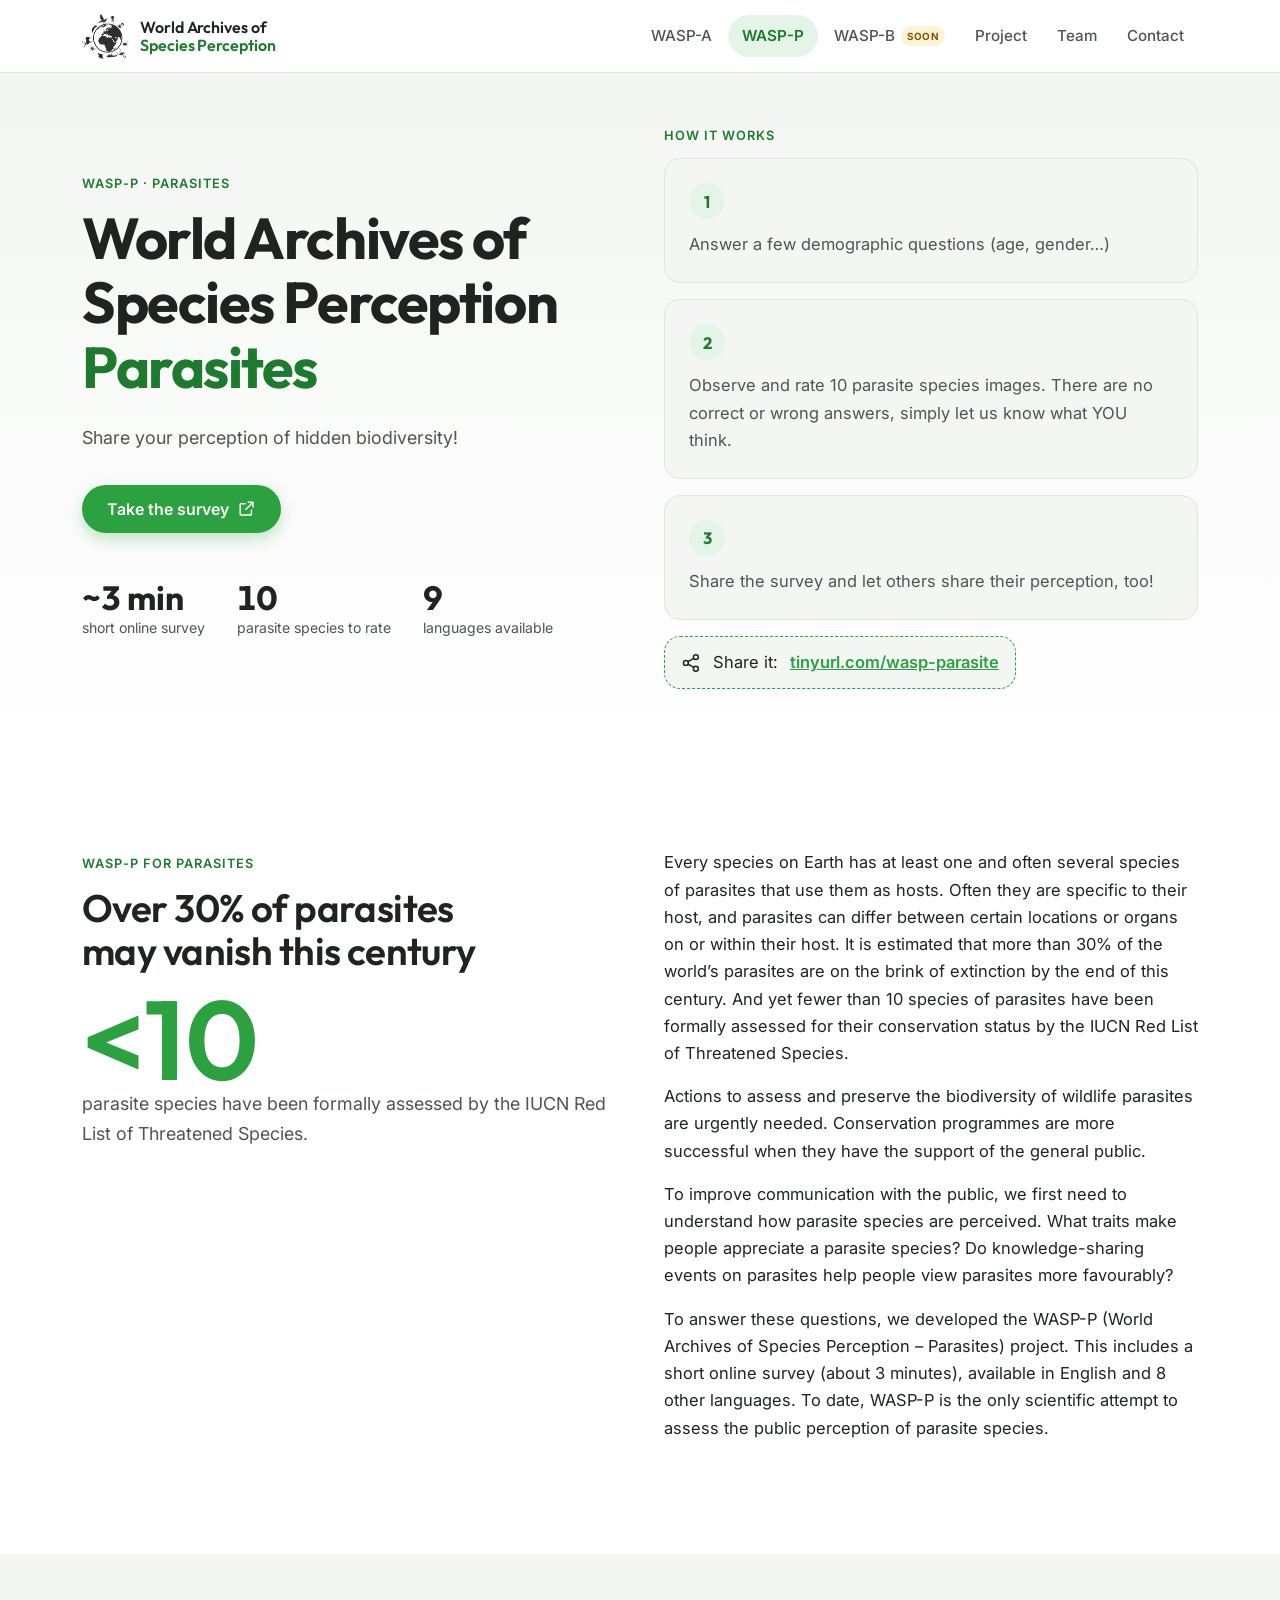
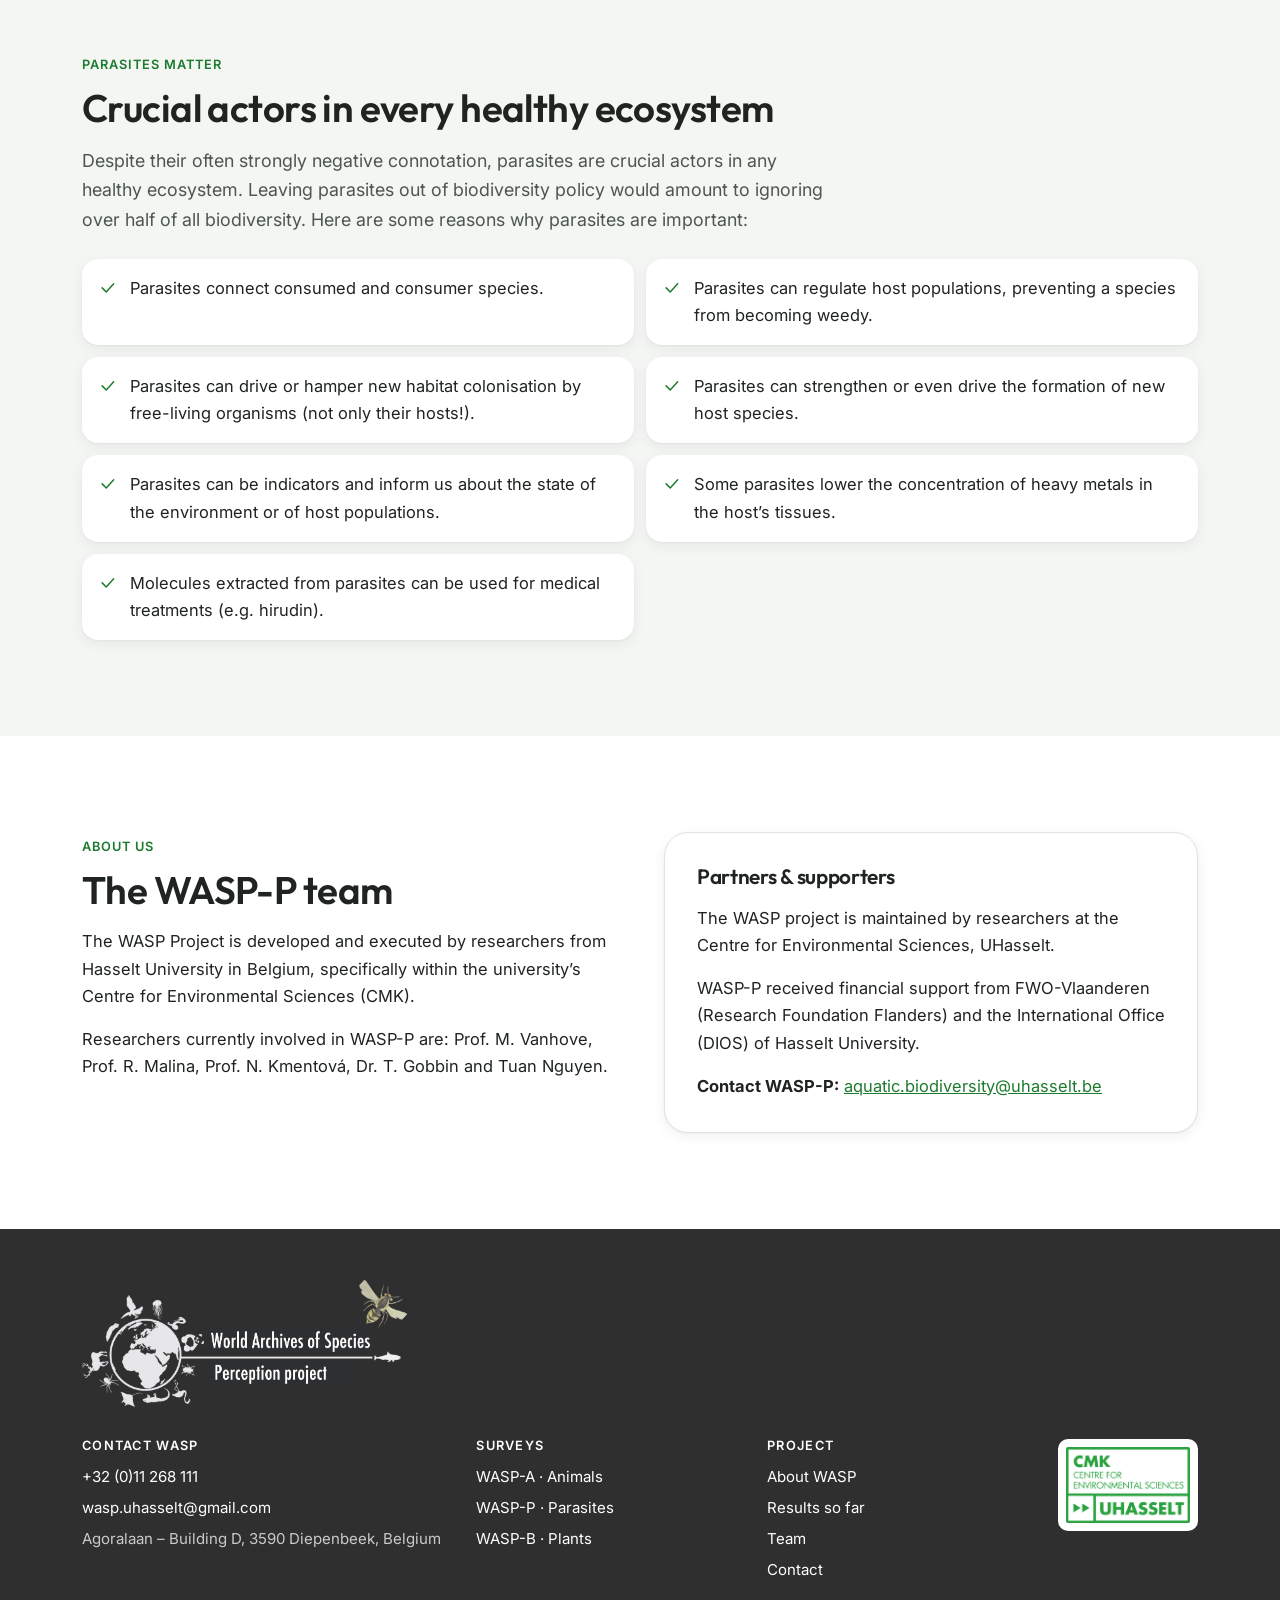
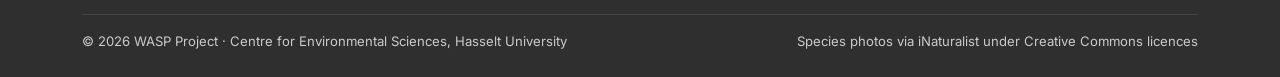
<file: wasp-p.html>
<!doctype html>
<html lang="en">
<head>
  <meta charset="utf-8">
  <meta name="viewport" content="width=device-width, initial-scale=1">
  <title>WASP-P Parasites · WASP</title>
  <meta name="description" content="WASP-P: the World Archives of Species Perception for parasites. Share your perception of hidden biodiversity in a 3-minute survey.">
  <link rel="preconnect" href="https://fonts.googleapis.com">
  <link rel="preconnect" href="https://fonts.gstatic.com" crossorigin>
  <link href="https://fonts.googleapis.com/css2?family=Inter:wght@400;500;600&family=Outfit:wght@500;600;700&display=swap" rel="stylesheet">
  <link rel="stylesheet" href="assets/css/styles.css">
  <style>
    .facts { list-style: none; padding: 0; margin: var(--s5) 0 0; display: grid; gap: var(--s3); }
    @media (min-width: 900px) { .facts { grid-template-columns: 1fr 1fr; } }
    .facts li { display: flex; gap: var(--s3); align-items: flex-start; background: var(--surface); border-radius: var(--radius); padding: var(--s4); box-shadow: var(--shadow-1); }
    .facts .icon { color: var(--green-ink); margin-top: 3px; }
    .big-stat { font-family: var(--font-display); font-size: clamp(4rem, 10vw, 7rem); line-height: .9; color: var(--wasp); font-weight: 600; }
    .share-box { display: inline-flex; align-items: center; gap: var(--s3); background: var(--charcoal-2); border: 1px dashed var(--wasp); padding: var(--s3) var(--s4); border-radius: var(--radius); margin-top: var(--s4); }
    .share-box a { color: var(--wasp); font-weight: 600; }
  </style>
</head>
<body>
  <a class="skip-link" href="#main">Skip to content</a>

  <header class="site-header">
    <div class="container">
      <a class="brand" href="index.html" aria-label="World Archives of Species Perception, home"><img src="assets/img/wasp-emblem-dark.png" alt="" width="46" height="45"><span class="brand-name" aria-hidden="true"><b>World Archives of</b><b>Species Perception</b></span></a>
      <button class="nav-toggle" aria-expanded="false" aria-controls="site-nav" aria-label="Menu"><svg class="icon" aria-hidden="true"><use href="#i-menu"/></svg></button>
      <nav class="site-nav" id="site-nav" aria-label="Main">
        <ul class="nav-list">
          <li><a href="wasp-a.html">WASP-A</a></li>
          <li><a href="wasp-p.html" aria-current="page">WASP-P</a></li>
          <li><a href="wasp-b.html">WASP-B <span class="tag">Soon</span></a></li>
          <li><a href="index.html">Project</a></li>
          <li><a href="team.html">Team</a></li>
          <li><a href="contact.html">Contact</a></li>
        </ul>
      </nav>
    </div>
  </header>

  <main id="main">
    <section class="hero tint">
      <div class="container grid-2">
        <div>
          <span class="eyebrow">WASP-P · Parasites</span>
          <h1>World Archives of Species Perception <span class="accent">Parasites</span></h1>
          <p class="lead">Share your perception of hidden biodiversity!</p>
          <div class="actions">
            <a class="btn btn-primary" href="https://tinyurl.com/wasp-parasite" target="_blank" rel="noopener">Take the survey <svg class="icon" aria-hidden="true"><use href="#i-external"/></svg></a>
          </div>
          <div class="hero-meta">
            <div class="stat"><b>~3 min</b><span>short online survey</span></div>
            <div class="stat"><b>10</b><span>parasite species to rate</span></div>
            <div class="stat"><b>9</b><span>languages available</span></div>
          </div>
        </div>
        <div>
          <span class="eyebrow">How it works</span>
          <ol class="steps" style="grid-template-columns:1fr; margin-top:0">
            <li style="background:var(--charcoal-2); color:var(--on-dark)"><p>Answer a few demographic questions (age, gender…)</p></li>
            <li style="background:var(--charcoal-2); color:var(--on-dark)"><p>Observe and rate 10 parasite species images. There are no correct or wrong answers, simply let us know what YOU think.</p></li>
            <li style="background:var(--charcoal-2); color:var(--on-dark)"><p>Share the survey and let others share their perception, too!</p></li>
          </ol>
          <div class="share-box"><svg class="icon" aria-hidden="true"><use href="#i-share"/></svg>Share it: <a href="https://tinyurl.com/wasp-parasite" target="_blank" rel="noopener">tinyurl.com/wasp-parasite</a></div>
        </div>
      </div>
    </section>

    <section>
      <div class="container grid-2" style="align-items:start">
        <div>
          <span class="eyebrow">WASP-P for parasites</span>
          <h2>Over 30% of parasites may vanish this century</h2>
          <div class="big-stat" aria-hidden="true">&lt;10</div>
          <p class="lead">parasite species have been formally assessed by the IUCN Red List of Threatened Species.</p>
        </div>
        <div>
          <p>Every species on Earth has at least one and often several species of parasites that use them as hosts. Often they are specific to their host, and parasites can differ between certain locations or organs on or within their host. It is estimated that more than 30% of the world’s parasites are on the brink of extinction by the end of this century. And yet fewer than 10 species of parasites have been formally assessed for their conservation status by the IUCN Red List of Threatened Species.</p>
          <p>Actions to assess and preserve the biodiversity of wildlife parasites are urgently needed. Conservation programmes are more successful when they have the support of the general public.</p>
          <p>To improve communication with the public, we first need to understand how parasite species are perceived. What traits make people appreciate a parasite species? Do knowledge-sharing events on parasites help people view parasites more favourably?</p>
          <p>To answer these questions, we developed the WASP-P (World Archives of Species Perception – Parasites) project. This includes a short online survey (about 3 minutes), available in English and 8 other languages. To date, WASP-P is the only scientific attempt to assess the public perception of parasite species.</p>
        </div>
      </div>
    </section>

    <section class="paper-2">
      <div class="container">
        <span class="eyebrow">Parasites matter</span>
        <h2>Crucial actors in every healthy ecosystem</h2>
        <p class="lead">Despite their often strongly negative connotation, parasites are crucial actors in any healthy ecosystem. Leaving parasites out of biodiversity policy would amount to ignoring over half of all biodiversity. Here are some reasons why parasites are important:</p>
        <ul class="facts">
          <li><svg class="icon" aria-hidden="true"><use href="#i-check"/></svg>Parasites connect consumed and consumer species.</li>
          <li><svg class="icon" aria-hidden="true"><use href="#i-check"/></svg>Parasites can regulate host populations, preventing a species from becoming weedy.</li>
          <li><svg class="icon" aria-hidden="true"><use href="#i-check"/></svg>Parasites can drive or hamper new habitat colonisation by free-living organisms (not only their hosts!).</li>
          <li><svg class="icon" aria-hidden="true"><use href="#i-check"/></svg>Parasites can strengthen or even drive the formation of new host species.</li>
          <li><svg class="icon" aria-hidden="true"><use href="#i-check"/></svg>Parasites can be indicators and inform us about the state of the environment or of host populations.</li>
          <li><svg class="icon" aria-hidden="true"><use href="#i-check"/></svg>Some parasites lower the concentration of heavy metals in the host’s tissues.</li>
          <li><svg class="icon" aria-hidden="true"><use href="#i-check"/></svg>Molecules extracted from parasites can be used for medical treatments (e.g. hirudin).</li>
        </ul>
      </div>
    </section>

    <section>
      <div class="container grid-2" style="align-items:start">
        <div>
          <span class="eyebrow">About us</span>
          <h2>The WASP-P team</h2>
          <p>The WASP Project is developed and executed by researchers from Hasselt University in Belgium, specifically within the university’s Centre for Environmental Sciences (CMK).</p>
          <p>Researchers currently involved in WASP-P are: Prof. M. Vanhove, Prof. R. Malina, Prof. N. Kmentová, Dr. T. Gobbin and Tuan Nguyen.</p>
        </div>
        <div class="card">
          <h3>Partners &amp; supporters</h3>
          <p>The WASP project is maintained by researchers at the Centre for Environmental Sciences, UHasselt.</p>
          <p>WASP-P received financial support from FWO-Vlaanderen (Research Foundation Flanders) and the International Office (DIOS) of Hasselt University.</p>
          <p style="margin:0"><strong>Contact WASP-P:</strong> <a href="mailto:aquatic.biodiversity@uhasselt.be" style="color:var(--green-ink)">aquatic.biodiversity@uhasselt.be</a></p>
        </div>
      </div>
    </section>
  </main>

  <footer class="site-footer">
    <div class="container">
      <img class="footer-logo" src="assets/img/wasp-logo-band.png" alt="World Archives of Species Perception project" width="340" height="130" loading="lazy">
      <div class="cols">
        <div>
          <h2>Contact WASP</h2>
          <ul>
            <li><a href="tel:+3211268111">+32 (0)11 268 111</a></li>
            <li><a href="mailto:wasp.uhasselt@gmail.com">wasp.uhasselt@gmail.com</a></li>
            <li>Agoralaan – Building D, 3590 Diepenbeek, Belgium</li>
          </ul>
        </div>
        <div>
          <h2>Surveys</h2>
          <ul><li><a href="wasp-a.html">WASP-A · Animals</a></li><li><a href="wasp-p.html">WASP-P · Parasites</a></li><li><a href="wasp-b.html">WASP-B · Plants</a></li></ul>
        </div>
        <div>
          <h2>Project</h2>
          <ul><li><a href="index.html">About WASP</a></li><li><a href="results.html">Results so far</a></li><li><a href="team.html">Team</a></li><li><a href="contact.html">Contact</a></li></ul>
        </div>
        <img class="cmk" src="assets/img/cmk-logo.png" alt="CMK Centre for Environmental Sciences, UHasselt" width="150" height="93" loading="lazy">
      </div>
      <div class="legal"><span>© <span data-year>2026</span> WASP Project · Centre for Environmental Sciences, Hasselt University</span><span>Species photos via iNaturalist under Creative Commons licences</span></div>
    </div>
  </footer>

  <script src="assets/js/site.js"></script>
</body>
</html>
</file>
<file: assets/css/styles.css>
/* =========================================================
   WASP — World Archives of Species Perception
   Layout: airy white pages, photo-led, rounded cards; green = action.
   Brand: CMK green (primary), WASP-logo charcoal (ink), wasp amber (rewards only).
   ========================================================= */
:root {
  --bg: #ffffff;
  --surface: #ffffff;
  --surface-2: #f3f6f3;      /* soft green-grey section band */
  --line: #dfe5e0;
  --ink: #1f2421;            /* text */
  --ink-2: #4d5650;          /* secondary text (AA on white) */
  --charcoal: #2f2f30;       /* WASP logo band */
  --green: #2ca13f;          /* CMK green: buttons, highlights */
  --green-ink: #1d7a2e;      /* green for text & links (AA) */
  --green-soft: #e5f4e8;
  --amber: #f2b51d;          /* the wasp: rewards, streaks, titles */
  --amber-soft: #fdf3d6;

  /* legacy aliases used by a few inline styles */
  --paper: var(--surface-2); --paper-2: var(--line); --muted: var(--ink-2);
  --charcoal-2: var(--surface-2); --charcoal-3: var(--line); --on-dark: var(--ink); --on-dark-muted: var(--ink-2);
  --wasp: var(--green); --wasp-soft: var(--green-soft); --ochre: var(--green-ink);
  --a-dangerous: #c63b22;

  --font-display: "Outfit", "Segoe UI", system-ui, sans-serif;
  --font-body: "Inter", "Segoe UI", system-ui, sans-serif;

  --s1: 4px; --s2: 8px; --s3: 12px; --s4: 16px; --s5: 24px; --s6: 32px; --s7: 48px; --s8: 64px; --s9: 96px;
  --radius: 16px; --radius-lg: 24px;
  --shadow-1: 0 1px 2px rgba(31,36,33,.05), 0 4px 14px rgba(31,36,33,.06);
  --shadow-2: 0 10px 30px rgba(31,36,33,.10), 0 2px 6px rgba(31,36,33,.05);
  --shadow-3: 0 22px 50px rgba(31,36,33,.16);
  --ease-out: cubic-bezier(.2,.8,.2,1);
  --dur-1: 140ms; --dur-2: 240ms; --dur-3: 380ms;
  --max: 1180px;
  --z-header: 40; --z-toast: 90;
}

*,*::before,*::after { box-sizing: border-box; }
html { -webkit-text-size-adjust: 100%; scroll-behavior: smooth; }
body { margin: 0; background: var(--bg); color: var(--ink); font-family: var(--font-body); font-size: 16.5px; line-height: 1.65; }
img { max-width: 100%; display: block; }
[id] { scroll-margin-top: 90px; }
a { color: var(--green-ink); }
button, input, select, textarea { font: inherit; color: inherit; }
:focus-visible { outline: 3px solid var(--green); outline-offset: 3px; border-radius: 8px; }
.sr-only { position: absolute !important; width: 1px; height: 1px; padding: 0; margin: -1px; overflow: hidden; clip: rect(0,0,0,0); white-space: nowrap; border: 0; }
.skip-link { position: absolute; left: var(--s4); top: -60px; z-index: 200; background: var(--green); color: #fff; padding: var(--s2) var(--s4); border-radius: 8px; font-weight: 600; text-decoration: none; }
.skip-link:focus { top: var(--s4); }
.icon { width: 1.2em; height: 1.2em; flex: none; stroke: currentColor; fill: none; stroke-width: 1.8; stroke-linecap: round; stroke-linejoin: round; }
.mono { font-variant-numeric: tabular-nums; }

.container { width: 100%; max-width: var(--max); margin-inline: auto; padding-inline: var(--s4); }
@media (min-width: 768px) { .container { padding-inline: var(--s6); } }

/* ---------- type ---------- */
h1, h2, h3, h4 { font-family: var(--font-display); font-weight: 600; line-height: 1.12; letter-spacing: -.015em; margin: 0 0 var(--s4); text-wrap: balance; color: var(--ink); }
h1 { font-size: clamp(2.3rem, 5vw, 3.6rem); font-weight: 700; letter-spacing: -.025em; }
h2 { font-size: clamp(1.7rem, 3.2vw, 2.4rem); }
h3 { font-size: 1.3rem; }
p { margin: 0 0 var(--s4); max-width: 68ch; }
.eyebrow { display: inline-block; font-size: .8rem; font-weight: 600; letter-spacing: .08em; text-transform: uppercase; color: var(--green-ink); margin-bottom: var(--s3); }
.lead { font-size: 1.12rem; color: var(--ink-2); }

/* ---------- buttons ---------- */
.btn { display: inline-flex; align-items: center; justify-content: center; gap: var(--s2); min-height: 48px; padding: 0 var(--s5); border-radius: 999px; border: 1.5px solid transparent; font-weight: 600; font-size: 1rem; text-decoration: none; cursor: pointer; transition: transform var(--dur-1) var(--ease-out), background-color var(--dur-2), box-shadow var(--dur-2), opacity var(--dur-2); touch-action: manipulation; }
.btn:active { transform: scale(.97); }
.btn-primary { background: var(--green); color: #fff; box-shadow: 0 6px 16px rgba(44,161,63,.28); }
.btn-primary:hover { background: #26903a; }
.btn-dark { background: var(--ink); color: #fff; }
.btn-dark:hover { background: #333a36; }
.btn-ghost { border-color: var(--line); background: var(--surface); color: var(--ink); }
.btn-ghost:hover { border-color: var(--ink-2); }
.btn[disabled] { opacity: .45; cursor: not-allowed; box-shadow: none; transform: none; }

/* ---------- header ---------- */
.site-header { position: sticky; top: 0; z-index: var(--z-header); background: rgba(255,255,255,.94); backdrop-filter: saturate(1.4) blur(10px); border-bottom: 1px solid var(--line); }
.site-header .container { display: flex; align-items: center; justify-content: space-between; gap: var(--s4); min-height: 72px; }
.brand { display: flex; align-items: center; gap: var(--s3); text-decoration: none; color: var(--ink); }
.brand img { width: 46px; height: 45px; }
.brand-name { display: grid; font-family: var(--font-display); font-weight: 600; font-size: 1rem; line-height: 1.15; letter-spacing: -.005em; }
.brand-name b { font-weight: 600; }
.brand-name b + b { color: var(--green-ink); }
.nav-list { display: flex; gap: 2px; list-style: none; margin: 0; padding: 0; }
.nav-list a { display: flex; align-items: center; min-height: 42px; padding: 0 14px; border-radius: 999px; font-weight: 500; font-size: .95rem; text-decoration: none; color: var(--ink-2); transition: color var(--dur-2), background-color var(--dur-2); }
.nav-list a:hover { color: var(--ink); background: var(--surface-2); }
.nav-list a[aria-current="page"] { color: var(--green-ink); background: var(--green-soft); font-weight: 600; }
.nav-list .tag { font-size: .62rem; font-weight: 700; letter-spacing: .04em; margin-left: 6px; padding: 2px 6px; border-radius: 999px; background: var(--amber-soft); color: #7a5a00; text-transform: uppercase; }
.nav-toggle { display: none; background: none; border: 0; color: var(--ink); width: 48px; height: 48px; border-radius: 12px; cursor: pointer; }
.nav-toggle:hover { background: var(--surface-2); }
@media (max-width: 1000px) {
  .nav-toggle { display: inline-flex; align-items: center; justify-content: center; }
  .site-nav { position: absolute; inset: 100% 0 auto 0; background: var(--surface); border-bottom: 1px solid var(--line); padding: var(--s3) var(--s4) var(--s5); display: none; box-shadow: var(--shadow-2); }
  .site-nav.open { display: block; }
  .nav-list { flex-direction: column; }
  .nav-list a { font-size: 1.05rem; min-height: 48px; }
}
@media (max-width: 380px) { .brand-name { font-size: .9rem; } }

/* ---------- sections ---------- */
section { padding-block: var(--s8); }
@media (min-width: 768px) { section { padding-block: var(--s9); } }
.tint, .paper-2 { background: var(--surface-2); }
.grid-2 { display: grid; gap: var(--s7); align-items: center; }
.grid-2 > * { min-width: 0; }
@media (min-width: 900px) { .grid-2 { grid-template-columns: 1fr 1fr; } .grid-2.wide-left { grid-template-columns: 1.2fr .8fr; } }

/* ---------- hero ---------- */
.hero { position: relative; overflow: hidden; padding-block: var(--s7) var(--s8); background: linear-gradient(180deg, var(--surface-2), var(--bg)); }
.hero h1 { margin-bottom: var(--s5); }
.hero h1 .accent { color: var(--green-ink); display: block; }
.hero .actions { display: flex; flex-wrap: wrap; gap: var(--s3); margin-top: var(--s6); }
.hero-meta { display: flex; flex-wrap: wrap; gap: var(--s6); margin-top: var(--s7); }
.stat b { display: block; font-family: var(--font-display); font-size: 2.1rem; line-height: 1; color: var(--ink); font-weight: 700; font-variant-numeric: tabular-nums; }
.stat span { font-size: .88rem; color: var(--ink-2); }

.collage { position: relative; height: 500px; }
.specimen { position: absolute; width: 220px; background: var(--surface); border-radius: 20px; padding: 8px 8px 10px; box-shadow: var(--shadow-2); margin: 0; transition: transform var(--dur-3) var(--ease-out); }
.specimen img { width: 100%; aspect-ratio: 1; object-fit: cover; border-radius: 14px; background: var(--surface-2); }
.specimen .lbl { display: flex; justify-content: space-between; align-items: baseline; gap: var(--s2); margin: 8px 4px 0; font-size: .76rem; }
.specimen .lbl i { font-weight: 500; font-size: .84rem; overflow-wrap: anywhere; }
.specimen .lbl span { color: var(--ink-2); white-space: nowrap; }
.specimen:hover { transform: rotate(0) scale(1.03) !important; z-index: 5; }
.specimen.s1 { left: 2%; top: 40px; transform: rotate(-5deg); }
.specimen.s2 { left: 35%; top: 0; transform: rotate(3deg); z-index: 2; }
.specimen.s3 { left: 64%; top: 110px; transform: rotate(-2deg); }
.specimen.s4 { left: 12%; top: 270px; transform: rotate(4deg); z-index: 3; }
.specimen.s5 { left: 46%; top: 270px; transform: rotate(-4deg); z-index: 1; }
.rating-chip { position: absolute; z-index: 6; left: 50%; top: 232px; background: var(--surface); color: var(--ink); border-radius: 999px; padding: 8px 14px; display: flex; gap: 8px; align-items: center; font-size: .84rem; font-weight: 500; white-space: nowrap; box-shadow: var(--shadow-2); }
.rating-chip .bars { display: inline-flex; gap: 3px; align-items: flex-end; height: 16px; }
.rating-chip .bars i { width: 4px; background: #1f497d; border-radius: 2px; }
@media (max-width: 899px) {
  .collage { height: 340px; max-width: 440px; margin-inline: auto; width: 100%; }
  .specimen { width: 150px; }
  .specimen.s3, .specimen.s5 { display: none; }
  .specimen.s1 { left: 0; top: 20px; } .specimen.s2 { left: 32%; top: 0; } .specimen.s4 { left: 56%; top: 140px; }
  .rating-chip { left: 4%; top: 250px; }
}

/* ---------- cards ---------- */
.card { background: var(--surface); border-radius: var(--radius-lg); box-shadow: var(--shadow-1); padding: var(--s6); border: 1px solid var(--line); }
.steps { display: grid; gap: var(--s4); counter-reset: step; list-style: none; padding: 0; margin: var(--s6) 0 0; }
@media (min-width: 768px) { .steps { grid-template-columns: repeat(3, 1fr); } }
.steps li { counter-increment: step; background: var(--surface); border: 1px solid var(--line); border-radius: var(--radius); padding: var(--s5); position: relative; }
.steps li::before { content: counter(step); display: grid; place-items: center; width: 36px; height: 36px; border-radius: 50%; background: var(--green-soft); color: var(--green-ink); font-family: var(--font-display); font-weight: 700; margin-bottom: var(--s3); }
.steps li p { margin: 0; color: var(--ink-2); }

.survey-cards { display: grid; gap: var(--s5); margin-top: var(--s6); }
@media (min-width: 900px) { .survey-cards { grid-template-columns: repeat(3, 1fr); } }
.survey-card { display: flex; flex-direction: column; background: var(--surface); color: var(--ink); border-radius: var(--radius-lg); overflow: hidden; text-decoration: none; border: 1px solid var(--line); box-shadow: var(--shadow-1); transition: transform var(--dur-2) var(--ease-out), box-shadow var(--dur-2); }
.survey-card:hover { transform: translateY(-4px); box-shadow: var(--shadow-2); }
.survey-card .media { aspect-ratio: 16 / 10; overflow: hidden; background: var(--surface-2); }
.survey-card .media img { width: 100%; height: 100%; object-fit: cover; transition: transform var(--dur-3) var(--ease-out); }
.survey-card:hover .media img { transform: scale(1.04); }
.survey-card .body { padding: var(--s5); display: flex; flex-direction: column; gap: var(--s2); flex: 1; }
.survey-card .code { font-family: var(--font-display); font-size: .85rem; font-weight: 700; letter-spacing: .06em; color: var(--green-ink); }
.survey-card h3 { margin: 0; font-size: 1.35rem; }
.survey-card p { color: var(--ink-2); font-size: .95rem; margin: 0; }
.survey-card .go { margin-top: auto; padding-top: var(--s3); display: inline-flex; align-items: center; gap: var(--s2); font-weight: 600; color: var(--green-ink); }
.badge-soon { align-self: flex-start; font-size: .7rem; font-weight: 700; letter-spacing: .06em; text-transform: uppercase; padding: 3px 10px; border-radius: 999px; background: var(--amber-soft); color: #7a5a00; }
.media-icon { display: grid; place-items: center; height: 100%; background: var(--green-soft) !important; }
.media-icon .icon { width: 64px; height: 64px; color: var(--green-ink) !important; stroke-width: 1.3; }

.figure { border-radius: var(--radius-lg); overflow: hidden; box-shadow: var(--shadow-2); background: var(--surface-2); margin: 0; }
.figure img { width: 100%; aspect-ratio: 4/3; object-fit: cover; }
.figure figcaption { font-size: .78rem; padding: var(--s2) var(--s3); color: var(--ink-2); background: var(--surface); }

.citation { border-left: 4px solid var(--green); background: var(--surface); padding: var(--s4) var(--s5); border-radius: 0 var(--radius) var(--radius) 0; font-size: .95rem; box-shadow: var(--shadow-1); }
.citation a { overflow-wrap: anywhere; }
.partners { display: flex; flex-wrap: wrap; gap: var(--s2); margin-top: var(--s4); padding: 0; list-style: none; }
.partners li { border: 1px solid var(--line); background: var(--surface); padding: 6px 14px; border-radius: 999px; font-size: .88rem; }

.link-cards { display: grid; gap: var(--s4); margin-top: var(--s5); }
@media (min-width: 768px) { .link-cards { grid-template-columns: 1fr 1fr; } }
.link-card { display: flex; gap: var(--s4); align-items: flex-start; padding: var(--s5); border-radius: var(--radius); background: var(--surface); border: 1px solid var(--line); text-decoration: none; color: var(--ink); transition: box-shadow var(--dur-2), transform var(--dur-2); }
.link-card:hover { box-shadow: var(--shadow-2); transform: translateY(-2px); }
.link-card .icon { width: 28px; height: 28px; color: var(--green-ink); }
.link-card strong { display: block; font-size: 1.05rem; }
.link-card span { color: var(--ink-2); font-size: .92rem; }
.cta-band { text-align: center; }
.cta-band p { margin-inline: auto; }

.page-head { padding-block: var(--s8) var(--s7); }
.page-head p { font-size: 1.12rem; }

/* ---------- team ---------- */
.team-grid { display: grid; gap: var(--s5); }
@media (min-width: 900px) { .team-grid { grid-template-columns: 1fr 1fr; } }
.person { display: grid; grid-template-columns: 72px 1fr; gap: var(--s5); align-items: start; }
.person > div { min-width: 0; }
.avatar { width: 72px; height: 72px; border-radius: 50%; background: var(--green-soft); color: var(--green-ink); display: grid; place-items: center; font-family: var(--font-display); font-size: 1.5rem; font-weight: 700; }
.person h3 { margin-bottom: 2px; }
.person .role { color: var(--green-ink); font-weight: 600; font-size: .92rem; margin-bottom: var(--s3); }
.person p { font-size: .97rem; margin: 0; color: var(--ink-2); }

/* ---------- contact ---------- */
.contact-grid { display: grid; gap: var(--s6); }
.contact-grid > * { min-width: 0; }
@media (min-width: 900px) { .contact-grid { grid-template-columns: .8fr 1.2fr; } }
.contact-list { list-style: none; padding: 0; margin: 0; display: grid; gap: var(--s5); }
.contact-list li { display: flex; gap: var(--s4); align-items: flex-start; }
.contact-list .icon { width: 44px; height: 44px; padding: 11px; border-radius: 14px; background: var(--green-soft); color: var(--green-ink); }
.contact-list strong { display: block; font-family: var(--font-display); }
.field { display: grid; gap: 6px; margin-bottom: var(--s4); }
.field label { font-weight: 600; font-size: .95rem; }
.field label .req { color: var(--a-dangerous); }
.field input, .field textarea { width: 100%; min-height: 48px; padding: 12px 14px; border: 1.5px solid var(--line); border-radius: 12px; background: var(--surface); font-size: 1rem; transition: border-color var(--dur-1); }
.field textarea { min-height: 140px; resize: vertical; }
.field input:focus, .field textarea:focus { border-color: var(--green); outline: 3px solid var(--green-soft); outline-offset: 0; }
.field .err { color: var(--a-dangerous); font-size: .88rem; min-height: 1.2em; }
.field [aria-invalid="true"] { border-color: var(--a-dangerous); }
.form-note { font-size: .9rem; color: var(--ink-2); }

/* ---------- footer ---------- */
.site-footer { background: var(--charcoal); color: #c9cbc9; padding-block: var(--s7) var(--s5); font-size: .94rem; }
.footer-logo { width: min(340px, 100%); height: auto; margin-bottom: var(--s6); }
.site-footer .cols { display: grid; gap: var(--s6); }
@media (min-width: 768px) { .site-footer .cols { grid-template-columns: 1.4fr 1fr 1fr auto; align-items: start; } }
.site-footer h2 { font-size: .8rem; letter-spacing: .1em; text-transform: uppercase; color: #fff; margin-bottom: var(--s3); font-family: var(--font-body); font-weight: 600; }
.site-footer ul { list-style: none; padding: 0; margin: 0; display: grid; gap: 6px; }
.site-footer a { color: #fff; text-decoration: none; }
.site-footer a:hover { text-decoration: underline; color: #b9e6c1; }
.site-footer .cmk { background: #fff; padding: 8px; border-radius: 10px; width: 140px; height: auto; }
.site-footer .legal { border-top: 1px solid #45464a; margin-top: var(--s6); padding-top: var(--s4); font-size: .82rem; display: flex; flex-wrap: wrap; justify-content: space-between; gap: var(--s3); }

/* ---------- modal ---------- */
dialog.modal { border: 0; padding: 0; border-radius: var(--radius-lg); max-width: min(600px, calc(100vw - 32px)); width: 100%; box-shadow: var(--shadow-3); background: var(--surface); color: var(--ink); }
dialog.modal::backdrop { background: rgba(31,36,33,.5); backdrop-filter: blur(3px); }
dialog.modal[open] { animation: modal-in var(--dur-3) var(--ease-out); }
@keyframes modal-in { from { opacity: 0; transform: translateY(14px) scale(.98); } }
.modal-head { display: flex; justify-content: space-between; align-items: center; gap: var(--s4); padding: var(--s5) var(--s5) 0; }
.modal-head h2 { font-size: 1.5rem; margin: 0; }
.modal-body { padding: var(--s4) var(--s5); max-height: 60vh; overflow: auto; }
.modal-body ul { padding-left: 1.2em; margin: 0; display: grid; gap: var(--s2); }
.modal-foot { padding: var(--s3) var(--s5) var(--s5); display: flex; justify-content: flex-end; gap: var(--s3); flex-wrap: wrap; }
.icon-btn { width: 44px; height: 44px; border-radius: 50%; border: 0; background: var(--surface-2); cursor: pointer; display: inline-grid; place-items: center; }
.icon-btn:hover { background: var(--line); }

/* ---------- toast ---------- */
.toasts { position: fixed; z-index: var(--z-toast); right: var(--s4); bottom: var(--s4); display: grid; gap: var(--s2); max-width: calc(100vw - 32px); }
.toast { display: flex; gap: var(--s3); align-items: center; background: var(--surface); color: var(--ink); padding: var(--s3) var(--s4); border-radius: var(--radius); box-shadow: var(--shadow-3); border: 1px solid var(--line); animation: toast-in var(--dur-3) var(--ease-out); }
.toast .medal { width: 42px; height: 42px; border-radius: 50%; background: var(--amber); color: var(--ink); display: grid; place-items: center; flex: none; }
.toast strong { display: block; }
.toast span { font-size: .86rem; color: var(--ink-2); }
.toast.leaving { animation: toast-out var(--dur-2) ease-in forwards; }
@keyframes toast-in { from { opacity: 0; transform: translateY(16px) scale(.97); } }
@keyframes toast-out { to { opacity: 0; transform: translateY(8px); } }

@media (prefers-reduced-motion: reduce) {
  *, *::before, *::after { animation-duration: .01ms !important; animation-iteration-count: 1 !important; transition-duration: .01ms !important; scroll-behavior: auto !important; }
}
</file>
<file: assets/css/survey.css>
/* =========================================================
   WASP-A survey page, field journal and results pages.
   ========================================================= */
.survey-body { background: var(--surface-2); min-height: 100vh; display: flex; flex-direction: column; }
.survey-main { flex: 1; padding-block: var(--s4) var(--s7); }
.survey-wrap { width: 100%; max-width: 1120px; margin-inline: auto; padding-inline: var(--s4); }
@media (min-width: 768px) { .survey-wrap { padding-inline: var(--s6); } }

/* ---------- slim bar above the card ---------- */
.survey-bar { display: flex; flex-wrap: wrap; align-items: center; justify-content: space-between; gap: var(--s3); margin-bottom: var(--s3); }
.me { display: inline-flex; align-items: center; gap: var(--s3); padding: 6px 14px 6px 6px; border-radius: 999px; background: var(--surface); border: 1px solid var(--line); text-decoration: none; color: var(--ink); transition: box-shadow var(--dur-2); }
.me:hover { box-shadow: var(--shadow-1); }
.me-medal { width: 34px; height: 34px; border-radius: 50%; background: var(--amber); color: var(--ink); display: grid; place-items: center; flex: none; }
.me-medal .icon { width: 18px; height: 18px; }
.me-text { display: grid; line-height: 1.15; }
.me-text strong { font-family: var(--font-display); font-size: .95rem; }
.me-text span { font-size: .76rem; color: var(--ink-2); font-variant-numeric: tabular-nums; }
.me-bar { width: 64px; height: 6px; border-radius: 999px; background: var(--surface-2); overflow: hidden; }
.me-bar i { display: block; height: 100%; width: 0; background: var(--amber); border-radius: inherit; transition: width var(--dur-3) var(--ease-out); }
.me-streak { display: inline-flex; align-items: center; gap: 4px; font-size: .78rem; font-weight: 600; color: #b4540b; }
.me-streak[hidden] { display: none; }
.bump { animation: bump var(--dur-3) var(--ease-out); }
@keyframes bump { 40% { transform: scale(1.05); } }
.about-link { display: inline-flex; align-items: center; gap: 6px; min-height: 44px; padding: 0 var(--s3); border: 0; background: none; color: var(--green-ink); font-weight: 500; cursor: pointer; border-radius: 10px; }
.about-link:hover { background: var(--green-soft); }

/* ---------- rating card ---------- */
.rate-card { display: grid; gap: var(--s5); background: var(--surface); border-radius: var(--radius-lg); box-shadow: var(--shadow-2); padding: var(--s4); transition: opacity 160ms ease, transform 160ms ease; }
@media (min-width: 900px) { .rate-card { grid-template-columns: minmax(0, 1fr) minmax(0, 1.1fr); padding: var(--s6); gap: var(--s6); align-items: start; } }
.rate-card.swap { opacity: .25; transform: translateY(4px); }

.photo { margin: 0; }
.photo-frame { position: relative; aspect-ratio: 4 / 3; border-radius: 18px; overflow: hidden; background: #dfe5e0; }
@media (min-width: 900px) { .photo-frame { aspect-ratio: 1 / 1; } }
.photo-bg { position: absolute; inset: -20px; width: calc(100% + 40px); height: calc(100% + 40px); object-fit: cover; filter: blur(22px) saturate(1.1); opacity: .55; }
.photo-img { position: absolute; inset: 0; width: 100%; height: 100%; object-fit: contain; transition: opacity var(--dur-3) var(--ease-out); }
.photo-img.loading { opacity: 0; }
.shimmer { position: absolute; inset: 0; background: linear-gradient(100deg, #e3e8e4 30%, #eef2ef 50%, #e3e8e4 70%); background-size: 300% 100%; animation: shimmer 1.3s linear infinite; }
.shimmer[hidden] { display: none; }
@keyframes shimmer { to { background-position: -150% 0; } }
.photo figcaption { text-align: center; padding-top: var(--s3); display: grid; gap: 2px; }
.photo .sci { font-size: 1.15rem; font-weight: 500; overflow-wrap: anywhere; }
.photo .credit { font-size: .74rem; color: var(--ink-2); }
.photo .credit a { color: var(--ink-2); }

.q-form { min-width: 0; }
.q-title { font-family: var(--font-display); font-size: clamp(1.25rem, 2.2vw, 1.55rem); font-weight: 600; letter-spacing: -.01em; margin: 0 0 var(--s3); }
.q-title:focus { outline: none; }

fieldset.q-row { border: 0; margin: 0; padding: var(--s3) 0; min-width: 0; display: grid; gap: 4px var(--s4); align-items: center; border-top: 1px solid var(--surface-2); }
fieldset.q-row:first-child { border-top: 0; }
@media (min-width: 560px) { fieldset.q-row { grid-template-columns: 9.5rem minmax(0, 1fr); } }
.q-row legend { float: left; padding: 0; font-family: var(--font-display); font-size: 1.12rem; font-weight: 600; color: var(--c); line-height: 1.2; }
.q-scale { min-width: 0; }

/* hexagons */
.hexes { display: grid; grid-template-columns: repeat(9, minmax(0, 1fr)); gap: 3px; max-width: 360px; }
.hex { position: relative; aspect-ratio: 1 / 1.1547; cursor: pointer; touch-action: manipulation; }
.hex input { position: absolute; inset: 0; opacity: 0; margin: 0; cursor: pointer; z-index: 2; }
.hex::before, .hex-shape { clip-path: polygon(50% 0, 100% 25%, 100% 75%, 50% 100%, 0 75%, 0 25%); }
.hex::before { content: ""; position: absolute; inset: 0; background: transparent; transition: background-color var(--dur-1), transform var(--dur-2) var(--ease-out); }
.hex-shape { position: absolute; inset: 2px; display: grid; place-items: center; background: var(--fill); color: var(--num); transition: transform var(--dur-2) var(--ease-out), opacity var(--dur-2), filter var(--dur-2); }
.hex-num { font-size: .72rem; font-weight: 600; font-variant-numeric: tabular-nums; opacity: .85; }
.hex:hover .hex-shape { transform: scale(1.08); }
.has-value .hex .hex-shape { opacity: .3; filter: saturate(.6); }
.has-value .hex:hover .hex-shape { opacity: .75; }
.hex.sel::before { background: var(--ink); transform: scale(1.18); }
.has-value .hex.sel .hex-shape { opacity: 1; filter: none; transform: scale(1.1); }
.hex:has(input:focus-visible)::before { background: var(--green); transform: scale(1.2); }
.hex:has(input:focus-visible) .hex-shape { opacity: 1; filter: none; }

.desc { display: flex; justify-content: space-between; gap: var(--s2); max-width: 360px; min-height: 1.4em; margin-top: 4px; font-size: .76rem; color: var(--ink-2); line-height: 1.3; }
.desc .end:last-child { text-align: right; }
.desc .chosen { color: var(--c); font-weight: 600; font-size: .85rem; }
.iucn { list-style: none; padding: 0; margin: 4px 0 0; display: flex; flex-wrap: wrap; gap: 2px 10px; font-size: .72rem; color: var(--ink-2); max-width: 380px; }
.iucn li { display: inline-flex; align-items: center; gap: 4px; }
.iucn i { width: 9px; height: 10.4px; clip-path: polygon(50% 0, 100% 25%, 100% 75%, 50% 100%, 0 75%, 0 25%); }

.q-actions { display: flex; align-items: center; justify-content: flex-end; gap: var(--s3); margin-top: var(--s4); }
.q-actions .hint { font-size: .85rem; color: var(--ink-2); font-variant-numeric: tabular-nums; }
.btn-rate { min-width: 150px; font-size: 1.05rem; }
.pager { display: none; margin-right: auto; }
.pager-back .icon { transform: rotate(180deg); }

/* phones: two sets of three traits, as on the original site */
@media (max-width: 759px) {
  .q-form[data-page="1"] .q-row[data-set="2"], .q-form[data-page="2"] .q-row[data-set="1"] { display: none; }
  .pager { display: flex; }
  .q-form[data-page="1"] .pager-back, .q-form[data-page="2"] .pager-next { display: none; }
  .q-form[data-page="1"] .btn-rate { display: none; }
  .q-form[data-page="1"] .hint { display: none; }
  .hexes, .desc { max-width: none; }
  .hex-num { font-size: .78rem; }
}

/* ---------- original-style footer ---------- */
.survey-footer { background: var(--surface); border-top: 1px solid var(--line); padding-block: var(--s4); font-size: .85rem; color: var(--ink-2); }
.survey-footer .survey-wrap { display: flex; flex-wrap: wrap; align-items: center; justify-content: space-between; gap: var(--s4); }
.survey-footer .survey-wrap > div { display: grid; }
.survey-footer strong { color: var(--ink); font-weight: 600; }
.survey-footer img { width: 110px; height: auto; }

/* =========================================================
   Journal & results pages
   ========================================================= */
.sub-h { font-size: 1.15rem; margin: var(--s7) 0 var(--s3); }
.muted { color: var(--ink-2); }
.journal-hero { display: flex; flex-wrap: wrap; align-items: center; gap: var(--s5); }
.journal-hero .big-medal { width: 84px; height: 84px; border-radius: 50%; background: var(--amber); display: grid; place-items: center; flex: none; }
.journal-hero .big-medal .icon { width: 40px; height: 40px; }
.journal-hero h1 { margin: 0; }
.journal-hero .bar { height: 8px; width: min(320px, 100%); background: var(--line); border-radius: 999px; overflow: hidden; margin-top: var(--s2); }
.journal-hero .bar i { display: block; height: 100%; background: var(--amber); }
.journal-stats { display: flex; flex-wrap: wrap; gap: var(--s6); margin-top: var(--s5); }
.journal-stats b { display: block; font-family: var(--font-display); font-size: 1.8rem; line-height: 1; }
.journal-stats span { font-size: .85rem; color: var(--ink-2); }

.group-collection { list-style: none; padding: 0; margin: 0; display: grid; grid-template-columns: repeat(auto-fill, minmax(165px, 1fr)); gap: var(--s3); }
.group-collection li { background: var(--surface); border: 1px solid var(--line); border-radius: var(--radius); padding: var(--s3) var(--s4); display: grid; grid-template-columns: auto minmax(0, 1fr); column-gap: var(--s3); align-items: center; }
.group-collection .g-icon { grid-row: span 2; width: 40px; height: 40px; border-radius: 50%; display: grid; place-items: center; background: var(--surface-2); color: var(--ink-2); }
.group-collection .found .g-icon { background: var(--green-soft); color: var(--green-ink); }
.group-collection strong { font-size: .92rem; line-height: 1.2; overflow-wrap: anywhere; }
.group-collection .g-count { font-size: .76rem; color: var(--ink-2); }
.group-collection .meter { grid-column: 1 / -1; }
.meter { display: block; height: 5px; background: var(--surface-2); border-radius: 999px; margin-top: 8px; overflow: hidden; }
.meter i { display: block; height: 100%; background: var(--green); }

.journal-split { display: grid; gap: var(--s6); }
.journal-split > * { min-width: 0; }
@media (min-width: 900px) { .journal-split { grid-template-columns: .75fr 1.25fr; } }
.titles { list-style: none; padding: 0; margin: 0; display: grid; gap: 6px; }
.titles li { display: grid; grid-template-columns: 56px 1fr auto; align-items: center; gap: var(--s2); padding: 8px 12px; border-radius: 12px; background: var(--surface); border: 1px solid var(--line); color: var(--ink-2); font-size: .95rem; }
.titles li .mono { font-size: .78rem; }
.titles li.earned { color: var(--ink); font-weight: 600; border-color: var(--amber); background: var(--amber-soft); }
.titles li .icon { color: var(--green-ink); }
.badges { display: grid; grid-template-columns: repeat(auto-fill, minmax(140px, 1fr)); gap: var(--s3); padding: 0; margin: 0; list-style: none; }
.badge { background: var(--surface); border: 1px solid var(--line); border-radius: var(--radius); padding: var(--s4) var(--s3); text-align: center; }
.badge .medal { width: 52px; height: 52px; margin: 0 auto var(--s2); border-radius: 50%; display: grid; place-items: center; background: var(--surface-2); color: var(--ink-2); }
.badge.earned { border-color: var(--amber); }
.badge.earned .medal { background: var(--amber); color: var(--ink); }
.badge strong { display: block; font-size: .9rem; line-height: 1.25; }
.badge span { display: block; font-size: .78rem; color: var(--ink-2); margin-top: 2px; }
.badge .state { margin-top: 6px; font-size: .72rem; font-weight: 600; text-transform: uppercase; letter-spacing: .06em; color: var(--ink-2); }
.badge.earned .state { color: var(--green-ink); }

.collection { display: grid; grid-template-columns: repeat(auto-fill, minmax(140px, 1fr)); gap: var(--s3); list-style: none; padding: 0; margin: 0; }
.collection li { background: var(--surface); border: 1px solid var(--line); border-radius: 14px; padding: 8px; }
.collection img { width: 100%; aspect-ratio: 1; object-fit: cover; border-radius: 9px; background: var(--surface-2); }
.collection .cname { font-size: .84rem; margin-top: 6px; overflow-wrap: anywhere; line-height: 1.3; }
.collection .cmeta { display: flex; justify-content: space-between; gap: 4px; font-size: .72rem; color: var(--ink-2); margin-top: 2px; }
.collection .group { font-weight: 600; color: var(--green-ink); }
.empty-state { text-align: center; padding: var(--s6) var(--s4); background: var(--surface); border-radius: var(--radius-lg); border: 2px dashed var(--line); color: var(--ink-2); }
.empty-state p { margin-inline: auto; }

/* results */
.totals { display: flex; flex-wrap: wrap; gap: var(--s6); margin: var(--s5) 0 0; }
.totals div { display: grid; }
.totals dt { font-size: .78rem; color: var(--ink-2); text-transform: uppercase; letter-spacing: .08em; }
.totals dd { margin: 0; font-family: var(--font-display); font-size: 2rem; font-weight: 700; line-height: 1.1; font-variant-numeric: tabular-nums; }
.explore-grid { display: grid; gap: var(--s5); align-items: start; margin-top: var(--s6); }
.explore-grid > * { min-width: 0; }
@media (min-width: 1080px) { .explore-grid { grid-template-columns: 1.15fr .85fr; } }
.heatmap-wrap { overflow-x: auto; background: var(--surface); border: 1px solid var(--line); border-radius: var(--radius-lg); padding: var(--s3); }
.heatmap { width: 100%; border-collapse: separate; border-spacing: 3px; font-variant-numeric: tabular-nums; min-width: 560px; }
.heatmap thead th { font-family: var(--font-display); font-weight: 600; font-size: .9rem; color: var(--c, var(--ink-2)); text-align: center; padding: 4px 2px 8px; line-height: 1.15; vertical-align: bottom; }
.heatmap thead th:first-child { text-align: left; }
.heatmap td { text-align: center; font-size: .88rem; font-weight: 600; border-radius: 7px; padding: 9px 4px; }
.heatmap tbody th { text-align: left; padding: 0; }
.heatmap tbody th, .heatmap thead th:first-child { position: sticky; left: 0; z-index: 1; background: var(--surface); }
.heatmap tbody th button { display: flex; align-items: center; gap: 8px; width: 100%; min-height: 40px; padding: 0 10px; border: 0; border-radius: 10px; background: none; cursor: pointer; font-weight: 500; text-align: left; white-space: nowrap; }
.heatmap tbody th button:hover { background: var(--surface-2); }
.heatmap tbody th .icon { color: var(--green-ink); }
.heatmap tr.active th button { background: var(--green-soft); color: var(--green-ink); font-weight: 600; }
.heatmap tr.active td { box-shadow: inset 0 0 0 2px var(--ink); }
.detail-head { display: flex; justify-content: space-between; align-items: baseline; flex-wrap: wrap; gap: var(--s2); margin-bottom: var(--s4); }
.detail-head h3 { display: flex; align-items: center; gap: 8px; margin: 0; }
.detail-head h3 .icon { color: var(--green-ink); }
.detail-head span { font-size: .85rem; color: var(--ink-2); }
.hists { list-style: none; padding: 0; margin: 0; display: grid; grid-template-columns: 1fr 1fr; gap: var(--s4) var(--s5); }
@media (max-width: 520px) { .hists { grid-template-columns: 1fr; } }
.hist-head { display: grid; margin-bottom: 6px; }
.hist-head strong { font-family: var(--font-display); font-weight: 600; color: var(--c); }
.hist-head span { font-size: .78rem; color: var(--ink-2); }
.bars { position: relative; display: grid; grid-template-columns: repeat(9, 1fr); gap: 3px; align-items: end; height: 60px; padding-bottom: 10px; border-bottom: 1px solid var(--line); }
.bar { height: var(--h); background: var(--fill); border-radius: 3px 3px 1px 1px; box-shadow: inset 0 0 0 1px rgba(0,0,0,.06); }
.mean-mark { position: absolute; bottom: -1px; width: 0; height: 0; margin-left: -6px; border-left: 6px solid transparent; border-right: 6px solid transparent; border-bottom: 9px solid var(--ink); }
.hist-axis { display: flex; justify-content: space-between; font-size: .7rem; color: var(--ink-2); margin-top: 3px; }
.scale-key { display: flex; flex-wrap: wrap; gap: var(--s2) var(--s5); margin-top: var(--s4); font-size: .82rem; color: var(--ink-2); }
.scale-key span { display: inline-flex; align-items: center; gap: 6px; }
.sw { display: inline-block; width: 52px; height: 10px; border-radius: 3px; }
.proto-note { font-size: .78rem; color: var(--ink-2); margin-top: var(--s3); }
.loading-block { min-height: 280px; border-radius: var(--radius-lg); background: linear-gradient(100deg, var(--surface) 30%, var(--surface-2) 50%, var(--surface) 70%); background-size: 300% 100%; animation: shimmer 1.3s linear infinite; }
</file>
